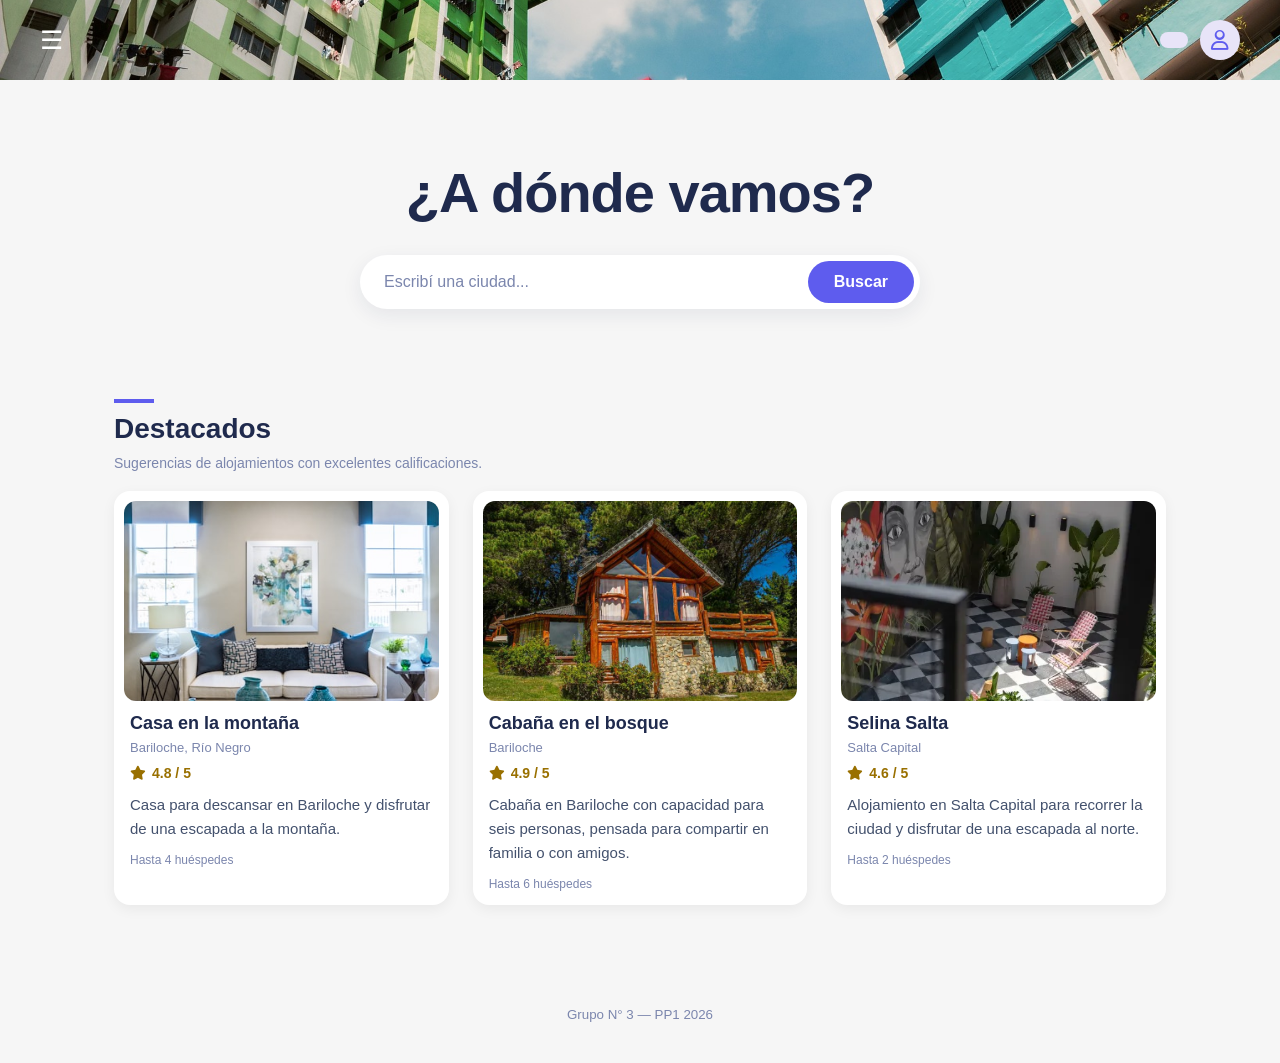
<file: frontend/index.html>
<!DOCTYPE html>
<html lang="es">
<head>
    <meta charset="UTF-8">
    <meta name="viewport" content="width=device-width, initial-scale=1.0">
    <title>Sistema de Reservas — Inicio</title>
    <link rel="stylesheet" href="https://cdnjs.cloudflare.com/ajax/libs/font-awesome/6.4.0/css/all.min.css">
    <link rel="stylesheet" href="assents/css/inicio.css">
    <link rel="stylesheet" href="assents/css/menu.css"> 
    <link rel="stylesheet" href="https://cdnjs.cloudflare.com/ajax/libs/font-awesome/6.4.0/css/all.min.css">
</head>

<body>

    <header class="page-catalogo">
        
        <nav class="nav-inicio" aria-label="Navegación principal">
            <div class="buscador-inicio">
                <button type="button" class="btn-menu">☰</button>
                
                <span id="nombre-usuario" class="nombre-usuario" hidden></span>
                <span id="etiqueta-rol" class="etiqueta-rol" hidden></span>
                <a href="login.html" id="enlace-login" class="enlace-usuario" aria-label="Iniciar sesión" title="Iniciar sesión">
                    <i class="fa-regular fa-user" aria-hidden="true"></i>
                </a>
            </div>
        </nav>
    </header>

    <main class="contenedor-inicio-galeria">

        <section class="bloque-buscador">
            <h1 class="titulo-gigante">¿A dónde vamos?</h1>

            <search class="buscador-central">
                <form id="form-busqueda-inicio" action="catalog-filtro.html" method="GET" novalidate>
                    <input type="search" id="input-busqueda" name="ciudad" placeholder="Escribí una ciudad..." aria-label="Ciudad del alojamiento" aria-describedby="error-busqueda" required>
                    <button type="submit" id="btn-buscar-inicio" class="btn-buscar-inicio">Buscar</button>
                </form>

                <p id="error-busqueda" class="error-busqueda" role="alert"></p>
            </search>
        </section>

        <section class="seccion-destacados" aria-labelledby="titulo-destacados">
            <h2 id="titulo-destacados" class="titulo-destacados">Destacados</h2>
            <p class="descripcion-destacados">Sugerencias de alojamientos con excelentes calificaciones.</p>

            <div id="lista-destacados" class="galeria-destinos" aria-live="polite"></div>
        </section>

    </main>

    <footer class="footer-inicio">
        <small>Grupo N° 3 — PP1 2026</small>
    </footer>

    <script src="assents/js/referencias-alojamientos.js"></script>
    <script src="assents/js/index.js"></script>
    <script src="assents/js/menu.js"></script> 

</body>
</html>
</file>
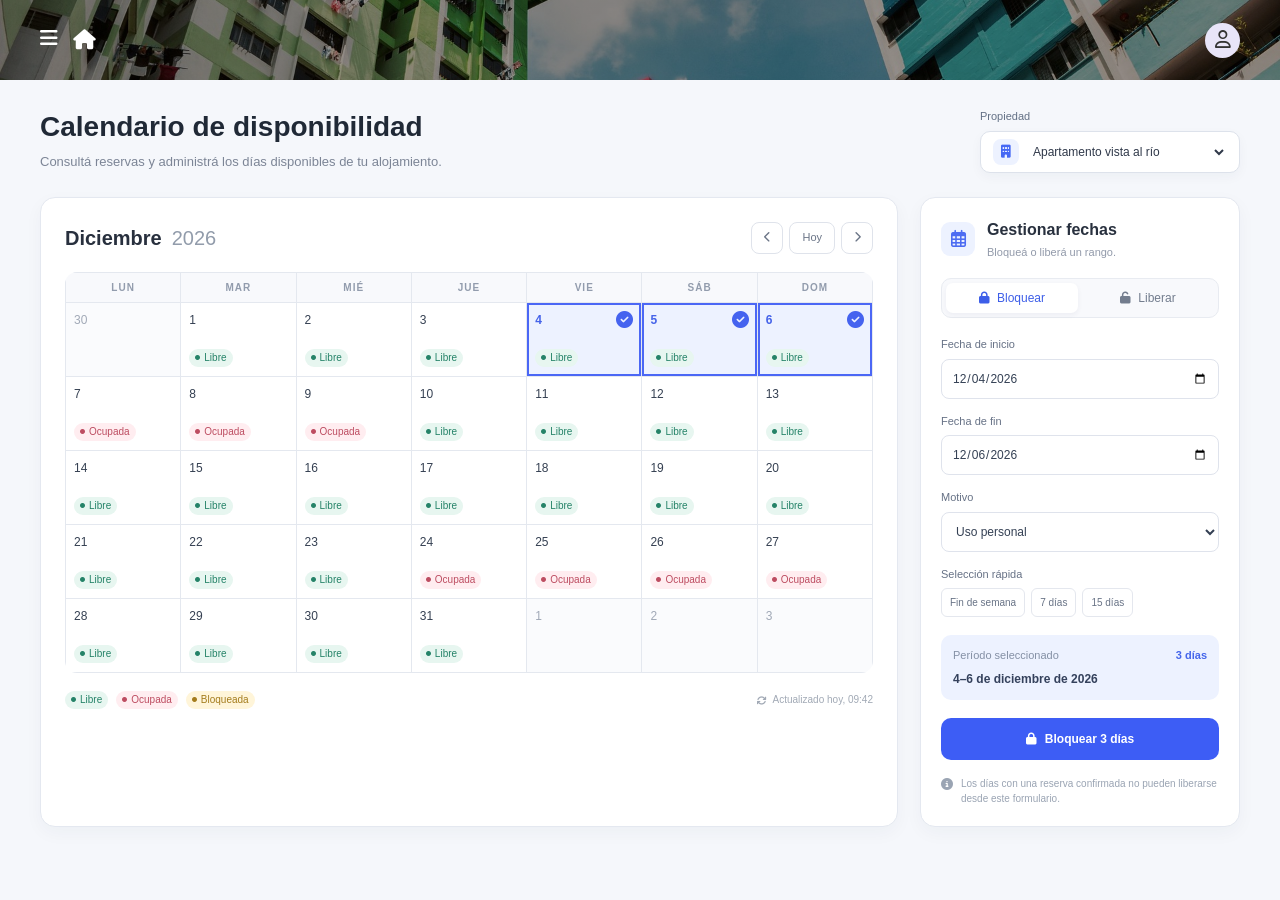
<file: frontend/calendario.html>
<!DOCTYPE html>
<html lang="es">
<head>
    <meta charset="UTF-8">
    <meta name="viewport" content="width=device-width, initial-scale=1.0">
    <title>Calendario de disponibilidad</title>
    <link rel="stylesheet" href="https://cdnjs.cloudflare.com/ajax/libs/font-awesome/6.4.0/css/all.min.css">
    <link rel="stylesheet" href="assents/css/calendario.css">
    <link rel="stylesheet" href="assents/css/menu.css"> 
</head>

<body class="page-calendario">

    <header class="barra-superior-fondo" style="background-image: linear-gradient(rgba(0, 0, 0, 0.4), rgba(0, 0, 0, 0.4)), url('../docs/2da-entrega/imagenes_referencia/inmacus-hdb-908121_1920.jpg');">
        <div class="nav-izquierda">
            
            <button type="button" class="btn-menu">
            <i class="fa-solid fa-bars icono-blanco" aria-hidden="true"></i>
            </button>
            <a href="index.html" class="icono-blanco" aria-label="Ir al inicio">
                <i class="fa-solid fa-house" aria-hidden="true"></i>
            </a>
        </div>

        <div class="nav-derecha">
            <a href="login.html" class="icono-usuario" onclick="localStorage.setItem('volverA', 'calendario.html')" aria-label="Iniciar sesión">
                <i class="fa-regular fa-user" aria-hidden="true"></i>
            </a>
        </div>
    </header>

    <main class="cal-main">

        <div class="cal-encabezado">
            <div class="cal-presentacion">
                <h1>Calendario de disponibilidad</h1>
                <p>Consultá reservas y administrá los días disponibles de tu alojamiento.</p>
            </div>

            <div class="cal-selector-propiedad">
                <label for="propiedad">Propiedad</label>

                <div class="cal-select-con-icono">
                    <span class="cal-icono-propiedad">
                        <i class="fa-solid fa-building" aria-hidden="true"></i>
                    </span>

                    <select id="propiedad" name="propiedad">
                        <option value="1">Apartamento vista al río</option>
                        <option value="2">Cabaña del bosque</option>
                        <option value="3">Depto centro</option>
                    </select>
                </div>
            </div>
        </div>

        <div class="cal-distribucion">

            <section class="cal-panel-calendario" aria-labelledby="titulo-mes">

                <div class="cal-navegacion-mes">
                    <h2 id="titulo-mes" class="cal-mes-actual"></h2>

                    <div class="cal-controles-mes">
                        <button type="button" id="cal-prev" class="cal-btn-mes" aria-label="Mes anterior">
                            <i class="fa-solid fa-chevron-left" aria-hidden="true"></i>
                        </button>

                        <button type="button" id="cal-hoy" class="cal-btn-hoy">Hoy</button>

                        <button type="button" id="cal-next" class="cal-btn-mes" aria-label="Mes siguiente">
                            <i class="fa-solid fa-chevron-right" aria-hidden="true"></i>
                        </button>
                    </div>
                </div>

                <div class="cal-tabla-contenedor">
                    <table class="cal-tabla" id="cal-tabla" aria-label="Disponibilidad">

                        <thead>
                            <tr>
                                <th scope="col">LUN</th>
                                <th scope="col">MAR</th>
                                <th scope="col">MIÉ</th>
                                <th scope="col">JUE</th>
                                <th scope="col">VIE</th>
                                <th scope="col">SÁB</th>
                                <th scope="col">DOM</th>
                            </tr>
                        </thead>

                        <tbody id="cal-cuerpo"></tbody>

                    </table>
                </div>

                <div class="cal-pie-calendario">
                    <div class="cal-leyenda" aria-label="Estados de disponibilidad">
                        <span class="cal-estado cal-libre"><i class="fa-solid fa-circle" aria-hidden="true"></i> Libre</span>
                        <span class="cal-estado cal-ocupada"><i class="fa-solid fa-circle" aria-hidden="true"></i> Ocupada</span>
                        <span class="cal-estado cal-bloqueada"><i class="fa-solid fa-circle" aria-hidden="true"></i> Bloqueada</span>
                    </div>

                    <p class="cal-actualizacion" id="cal-actualizacion">
                        <i class="fa-solid fa-arrows-rotate" aria-hidden="true"></i>
                        <span id="cal-hora">Actualizado hoy, 09:42</span>
                    </p>
                </div>

            </section>

            <section class="cal-panel-gestion" aria-labelledby="titulo-gestion">

                <div class="cal-titulo-gestion">
                    <span class="cal-icono-gestion">
                        <i class="fa-regular fa-calendar-days" aria-hidden="true"></i>
                    </span>

                    <div>
                        <h2 id="titulo-gestion">Gestionar fechas</h2>
                        <p>Bloqueá o liberá un rango.</p>
                    </div>
                </div>

                <form id="form-bloqueo" class="cal-form-bloqueo">

                    <div class="cal-modos">
                        <button type="button" class="cal-modo cal-modo-activo" data-modo="bloquear">
                            <i class="fa-solid fa-lock" aria-hidden="true"></i>
                            Bloquear
                        </button>

                        <button type="button" class="cal-modo" data-modo="liberar">
                            <i class="fa-solid fa-unlock" aria-hidden="true"></i>
                            Liberar
                        </button>
                    </div>

                    <div class="cal-campo">
                        <label for="desde">Fecha de inicio</label>
                        <input type="date" id="desde" name="desde" class="cal-input-form" value="2026-08-12">
                    </div>

                    <div class="cal-campo">
                        <label for="hasta">Fecha de fin</label>
                        <input type="date" id="hasta" name="hasta" class="cal-input-form" value="2026-08-14">
                    </div>

                    <div class="cal-campo">
                        <label for="motivo">Motivo</label>
                        <select id="motivo" name="motivo" class="cal-input-form">
                            <option value="personal">Uso personal</option>
                            <option value="mantenimiento">Mantenimiento</option>
                        </select>
                    </div>

                    <div class="cal-seleccion-rapida">
                        <p>Selección rápida</p>

                        <div class="cal-botones-rapidos">
                            <button type="button" class="cal-btn-rapido" data-rapido="finde">Fin de semana</button>
                            <button type="button" class="cal-btn-rapido" data-rapido="7">7 días</button>
                            <button type="button" class="cal-btn-rapido" data-rapido="15">15 días</button>
                        </div>
                    </div>

                    <div class="cal-resumen">
                        <div class="cal-resumen-titulo">
                            <span>Período seleccionado</span>
                            <strong id="res-dias">3 días</strong>
                        </div>

                        <p id="res-rango">12–14 de agosto de 2026</p>
                    </div>

                    <button type="button" id="cal-aplicar" class="cal-btn-aplicar">
                        <i class="fa-solid fa-lock" aria-hidden="true"></i>
                        Bloquear 3 días
                    </button>

                    <p id="cal-mensaje" class="cal-mensaje" role="status" aria-live="polite" hidden></p>

                    <p class="cal-nota">
                        <i class="fa-solid fa-circle-info" aria-hidden="true"></i>
                        <span>Los días con una reserva confirmada no pueden liberarse desde este formulario.</span>
                    </p>

                </form>

            </section>

        </div>

    </main>

    <script src="assents/js/calendario.js"></script>
    <script src="assents/js/menu.js"></script> 
</body>
</html>
</file>
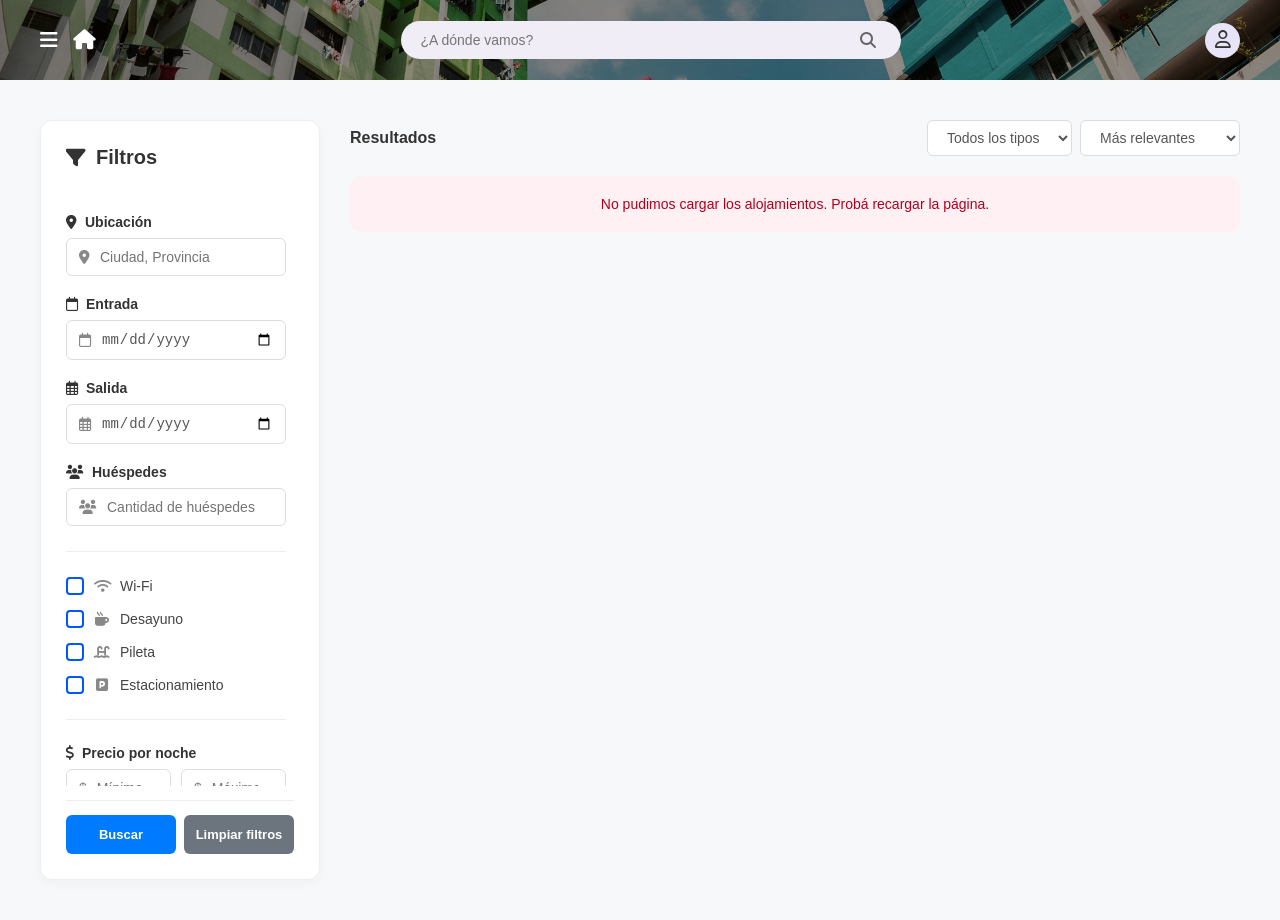
<file: frontend/catalog-filtro.html>
<!DOCTYPE html>
<html lang="es">
<head>
    <meta charset="UTF-8">
    <meta name="viewport" content="width=device-width, initial-scale=1.0">
    <title>Catálogo de Propiedades</title>
    <link rel="stylesheet" href="assents/css/catalog-filtro.css">
    <link rel="stylesheet" href="https://cdnjs.cloudflare.com/ajax/libs/font-awesome/6.4.0/css/all.min.css">
    <link rel="stylesheet" href="assents/css/menu.css">
</head>

<body class="page-catalogo-body">

    <header class="barra-superior-fondo" style="background-image: linear-gradient(rgba(0, 0, 0, 0.4), rgba(0, 0, 0, 0.4)), url('../docs/2da-entrega/imagenes_referencia/inmacus-hdb-908121_1920.jpg');">

        <div class="nav-izquierda">
            
            <button type="button" class="btn-menu">
            <i class="fa-solid fa-bars icono-blanco" aria-hidden="true"></i>
            </button>
            
            <a href="index.html" class="icono-blanco" style="text-decoration: none;" aria-label="Ir al inicio">
                <i class="fa-solid fa-house" aria-hidden="true"></i>
            </a>
        </div>

        <div class="nav-centro">
            <form id="form-busqueda-header" class="buscador-header" action="catalog-filtro.html" method="GET" novalidate>
                <div class="campo-busqueda-header">
                    <input type="search" id="busqueda-header" name="ciudad" placeholder="¿A dónde vamos?" aria-label="Buscar una ciudad" aria-describedby="error-busqueda-header" required>
                    <p id="error-busqueda-header" class="error-busqueda-header" role="alert"></p>
                </div>

                <button type="submit" class="btn-lupa" title="Buscar">
                    <i class="fa-solid fa-magnifying-glass" aria-hidden="true"></i>
                </button>
            </form>
        </div>

        <div class="nav-derecha">
            <a href="login.html" style="text-decoration: none; color: inherit;" aria-label="Iniciar sesión">
                <div class="icono-usuario">
                    <i class="fa-regular fa-user" aria-hidden="true"></i>
                </div>
            </a>
        </div>

    </header>

    <main class="contenedor-catalogo">

        <aside class="panel-filtros">
            <form id="form-filtros" novalidate>

                <div class="campos-filtros">
                    <fieldset class="grupo-filtros">
                        <legend class="titulo-filtro"><i class="fa-solid fa-filter" aria-hidden="true"></i> Filtros</legend>

                        <label for="ubi"><i class="fa-solid fa-location-dot" aria-hidden="true"></i> Ubicación</label>
                        <div class="input-wrapper">
                            <i class="fa-solid fa-location-dot" aria-hidden="true"></i>
                            <input type="text" id="ubi" placeholder="Ciudad, Provincia">
                        </div>

                        <label for="entrada"><i class="fa-regular fa-calendar" aria-hidden="true"></i> Entrada</label>
                        <div class="input-wrapper">
                            <i class="fa-regular fa-calendar" aria-hidden="true"></i>
                            <input type="date" id="entrada" aria-describedby="error-fechas">
                        </div>

                        <label for="sali"><i class="fa-regular fa-calendar-days" aria-hidden="true"></i> Salida</label>
                        <div class="input-wrapper">
                            <i class="fa-regular fa-calendar-days" aria-hidden="true"></i>
                            <input type="date" id="sali" aria-describedby="error-fechas">
                        </div>

                        <p id="error-fechas" class="error-filtro" role="alert"></p>

                        <label for="huespedes"><i class="fa-solid fa-users" aria-hidden="true"></i> Huéspedes</label>
                        <div class="input-wrapper">
                            <i class="fa-solid fa-users" aria-hidden="true"></i>
                            <input type="number" id="huespedes" min="1" step="1" placeholder="Cantidad de huéspedes" aria-describedby="error-huespedes">
                        </div>

                        <p id="error-huespedes" class="error-filtro" role="alert"></p>

                        <div class="separador"></div>

                        <label class="opcion-check"><input type="checkbox" id="wifi"> <i class="fa-solid fa-wifi" aria-hidden="true"></i> Wi-Fi</label>
                        <label class="opcion-check"><input type="checkbox" id="des"> <i class="fa-solid fa-mug-hot" aria-hidden="true"></i> Desayuno</label>
                        <label class="opcion-check"><input type="checkbox" id="pile"> <i class="fa-solid fa-water-ladder" aria-hidden="true"></i> Pileta</label>
                        <label class="opcion-check"><input type="checkbox" id="miento"> <i class="fa-solid fa-square-parking" aria-hidden="true"></i> Estacionamiento</label>

                        <div class="separador"></div>

                        <label for="min"><i class="fa-solid fa-dollar-sign" aria-hidden="true"></i> Precio por noche</label>
                        <div class="contenedor-precios">
                            <div class="input-wrapper">
                                <span>$</span>
                                <input type="number" id="min" min="0" placeholder="Mínimo" aria-label="Precio mínimo" aria-describedby="error-precios">
                            </div>

                            <div class="input-wrapper">
                                <span>$</span>
                                <input type="number" id="max" min="0" placeholder="Máximo" aria-label="Precio máximo" aria-describedby="error-precios">
                            </div>
                        </div>

                        <p id="error-precios" class="error-filtro" role="alert"></p>
                    </fieldset>
                </div>

                <div class="acciones-filtros">
                    <input type="submit" value="Buscar" class="btn-buscar">
                    <input type="reset" value="Limpiar filtros" class="btn-buscar btn-limpiar">
                </div>

            </form>
        </aside>

        <section class="lista-tarjetas">

            <div class="resultados-header">
                <h2>Resultados <span class="resultados-count"></span></h2>

                <div class="controles-resultados">
                    <select id="tipo-alojamiento" class="btn-ordenar" aria-label="Tipo de alojamiento">
                        <option value="">Todos los tipos</option>
                        <option value="Apartamento">Apartamento</option>
                        <option value="Casa">Casa</option>
                        <option value="Cabaña">Cabaña</option>
                        <option value="Alojamiento">Alojamiento</option>
                    </select>

                    <select id="orden-alojamientos" class="btn-ordenar" aria-label="Ordenar resultados">
                        <option value="relevantes">Más relevantes</option>
                        <option value="destacados">Destacados</option>
                        <option value="precio-menor">Precio más bajo</option>
                        <option value="precio-mayor">Precio más alto</option>
                        <option value="puntuacion">Mejor puntuación</option>
                    </select>
                </div>
            </div>

            <div id="lista-alojamientos" class="grilla-alojamientos" aria-live="polite"></div>

        </section>

    </main>

    <script src="assents/js/referencias-alojamientos.js"></script>
    <script src="assents/js/catalogo.js"></script>
    <script src="assents/js/menu.js"></script> 

</body>
</html>
</file>
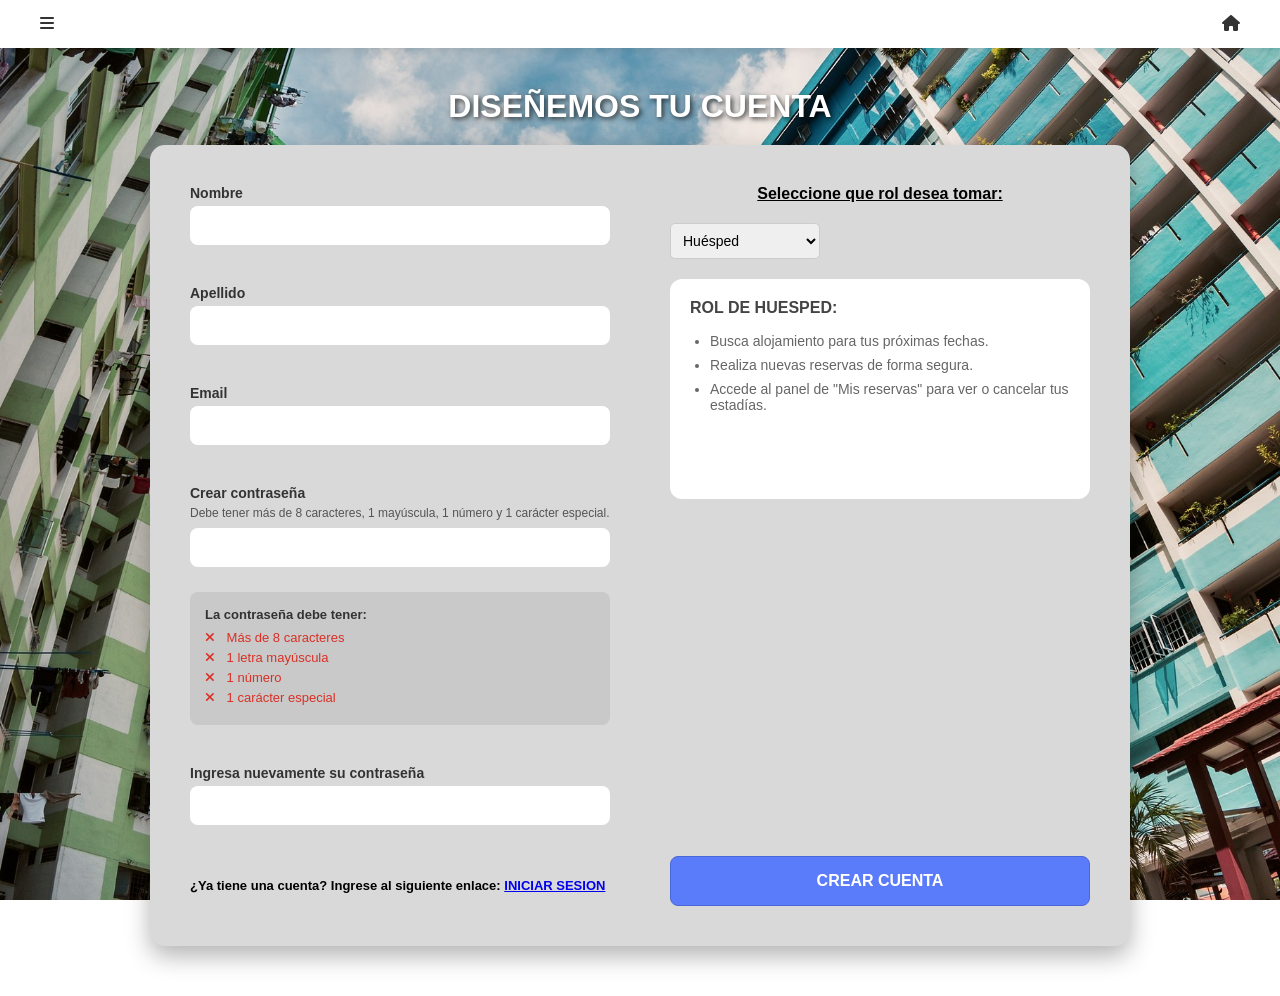
<file: frontend/crear-cuenta.html>
<!DOCTYPE html>
<html lang="es">
    <head>
        <meta charset="UTF-8">
        <meta name="viewport" content="width=device-width, initial-scale=1.0">
        <title>Crear Cuenta</title>
        <link rel="stylesheet" href="assents/css/crear-cuenta.css">
        <link rel="stylesheet" href="https://cdnjs.cloudflare.com/ajax/libs/font-awesome/6.4.0/css/all.min.css">
      
    </head>
    <body class="page-cuenta">
        <header class="cuenta-header">
            <nav>
                <a href="#" class="icono-nav"><i class="fa-solid fa-bars"></i></a>
                
                <search class="buscador-crear-cuenta">
                </search>
                <a href="index.html" class="icono-nav"><i class="fa-solid fa-house"></i></a>

            </nav>
        </header>


        <main>
            <h1 class="titulo-exterior">DISEÑEMOS TU CUENTA</h1>

            <form class="cuenta-contenedor-columnas" novalidate>
                <div class="cuenta-columna-izquierda">  
                    <label class="cuenta-label" for="nombre">Nombre</label>
                    <input type="text" id="nombre" name="nombre" required>  
                    <p id="error-nombre" style="color:red; font-size:14px; margin-top: 5px; margin-bottom: 15px;"></p>

                    <label class="cuenta-label" for="apellido">Apellido</label>
                    <input type="text" id="apellido" name="apellido" required>
                    <p id="error-apellido" style="color:red; font-size:14px; margin-top: 5px; margin-bottom: 15px;"></p>


                    <label class="cuenta-label" for="correo">Email</label>
                    <input type="email" id="correo" name="correo" required>
                    <p id="error-correo" style="color:red; font-size:14px; margin-top: 5px; margin-bottom: 15px;"></p>


                    <label class="cuenta-label" for="clave">Crear contraseña</label>
                    <small style="color: #555; font-size: 12px; margin-bottom: 8px; display: block;">Debe tener más de 8 caracteres, 1 mayúscula, 1 número y 1 carácter especial.</small>
                    <input type="password" id="clave" name="clave" required autocomplete="new-password">
                    <div class="caja-requisitos">
                        <p style="margin: 0 0 8px 0; font-weight: bold; font-size: 13px; color: #333;">La contraseña debe tener:</p>
                        <ul style="list-style: none; padding: 0; margin: 0; font-size: 13px;">
                            <li id="req-largo" class="req-invalido"><i class="fa-solid fa-xmark"></i> Más de 8 caracteres</li>
                            <li id="req-mayus" class="req-invalido"><i class="fa-solid fa-xmark"></i> 1 letra mayúscula</li>
                            <li id="req-num" class="req-invalido"><i class="fa-solid fa-xmark"></i> 1 número</li>
                            <li id="req-esp" class="req-invalido"><i class="fa-solid fa-xmark"></i> 1 carácter especial</li>
                        </ul>
                    </div>
                    <p id="error-clave" style="color:red; font-size:14px; margin-top: 5px; margin-bottom: 15px;"></p>
                
                    <label class="cuenta-label" for="clave_rep">Ingresa nuevamente su contraseña</label>
                    <input type="password" id="clave_rep" name="clave_rep" required autocomplete="new-password">
                    <p id="error-clave-rep" style="color:red; font-size:14px; margin-top: 5px; margin-bottom: 15px;"></p>     


                    <p class="cuenta-texto-link">¿Ya tiene una cuenta? Ingrese al siguiente enlace: <a href="login.html">INICIAR SESION</a></p>
                </div>

                <div class="cuenta-columna-derecha">
                    <p class="cuenta-titulo-roles"><strong>Seleccione que rol desea tomar:</strong></p>
                    
                    <select id="selector-rol" name="rol" class="cuenta-select">
                        <option value="huesped" selected>Huésped</option>
                        <option value="anfitrion">Anfitrión</option>
                    </select>
                    
                    <div class="cuenta-caja-info" id="caja-info-dinamica">
                    </div>
                    <p id="mensaje-exito" style="display: none; background-color: #d4edda; color: #155724; border: 1px solid #c3e6cb; padding: 15px; border-radius: 8px; text-align: center; font-weight: bold; margin-bottom: 20px;">Usuario registrado</p>


                    <button type="submit" class="btn-crear-cuenta">CREAR CUENTA</button>
                </div>    
            </form>
        </main>  
           
        <script src="assents/js/crear-cuenta.js"></script>


    </body>
</html>
</file>
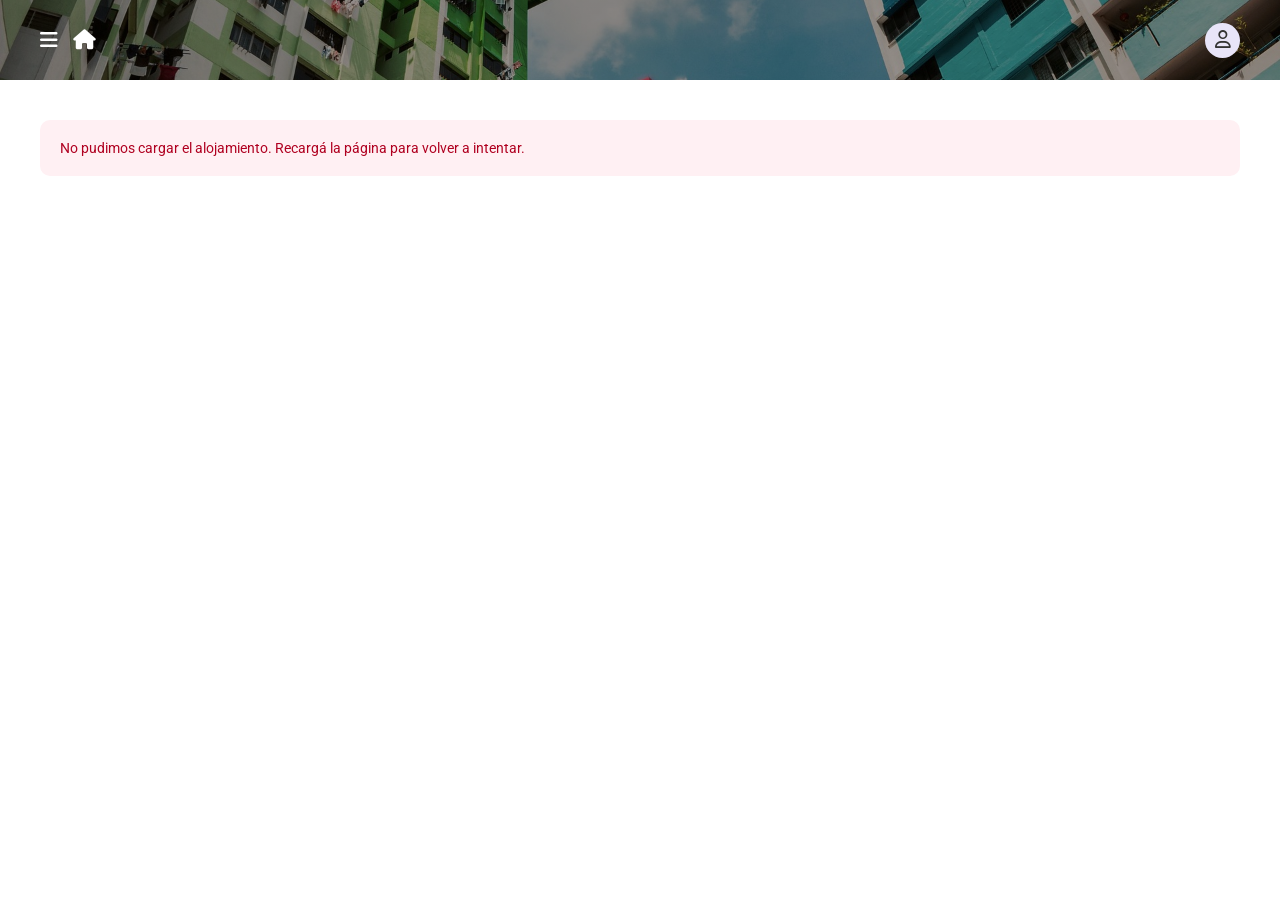
<file: frontend/detallepropiedad.html>
<!DOCTYPE html>
<html lang="es">
<head>
    <meta charset="UTF-8">
    <meta name="viewport" content="width=device-width, initial-scale=1.0">
    <title>Detalle de Propiedad</title>

    <link rel="preconnect" href="https://fonts.googleapis.com">
    <link rel="preconnect" href="https://fonts.gstatic.com" crossorigin>
    <link rel="stylesheet" href="https://fonts.googleapis.com/css2?family=Roboto:wght@400;500;600;700&display=swap">
    <link rel="stylesheet" href="assents/css/detallepropiedad.css">
    <link rel="stylesheet" href="assents/css/toastr.min.css">
    <link rel="stylesheet" href="https://cdnjs.cloudflare.com/ajax/libs/font-awesome/6.4.0/css/all.min.css">
    <link rel="stylesheet" href="assents/css/menu.css">
</head>
<body>

<header class="barra-superior-fondo">
    <div class="nav-izquierda">
        <button type="button" class="btn-menu">
            <i class="fa-solid fa-bars icono-blanco" aria-hidden="true"></i>
            </button>
        <a href="index.html" class="icono-blanco" aria-label="Ir al inicio">
            <i class="fa-solid fa-house" aria-hidden="true"></i>
        </a>
    </div>
    <div class="nav-derecha">
        <a href="login.html" onclick="localStorage.setItem('volverA', 'detallepropiedad.html' + window.location.search)" aria-label="Iniciar sesión">
            <div class="icono-usuario">
                <i class="fa-regular fa-user" aria-hidden="true"></i>
            </div>
        </a>
    </div>
</header>

<main class="contenedor-detalle">

    <section class="info-propiedad">
        <p class="mensaje-detalle">Cargando alojamiento...</p>
    </section>

    <aside class="columna-reserva">
        <form id="form-reserva" class="tarjeta-reserva" novalidate>
            <div class="precio-encabezado">
                <h2>$0</h2> <span class="noche">/ noche</span>
            </div>

            <div class="seccion-form">
                <h3>Fechas</h3>
                <div class="contenedor-fechas">
                    <div class="caja-input">
                        <label for="llegada">Llegada</label>
                        <div class="input-con-icono">
                            <i class="fa-regular fa-calendar" aria-hidden="true"></i>
                            <input type="date" id="llegada" name="llegada">
                        </div>
                        <p id="error-llegada" class="mensaje-error" role="alert"></p>
                    </div>
                    <div class="caja-input">
                        <label for="salida">Salida</label>
                        <div class="input-con-icono">
                            <i class="fa-regular fa-calendar" aria-hidden="true"></i>
                            <input type="date" id="salida" name="salida">
                        </div>
                        <p id="error-salida" class="mensaje-error" role="alert"></p>
                    </div>
                </div>
            </div>

            <div class="seccion-form">
                <h3>Huéspedes</h3>
                <div class="caja-input input-huespedes">
                    <div class="input-con-icono">
                        <i class="fa-regular fa-user" aria-hidden="true"></i>
                        <input type="number" id="huespedes" name="huespedes" min="1" max="4" placeholder="Cantidad" value="">
                    </div>
                </div>
                <p id="error-huespedes" class="mensaje-error" role="alert"></p>
            </div>

            <div id="seccion-total" class="seccion-total" hidden>
                <h3>Total</h3>
                <div class="detalle-tarifa">
                    <p id="tarifa-texto" class="tarifa-texto"></p>
                    <div class="fila-valor">
                        <span>Total de la estadía</span>
                        <strong id="total-valor"></strong>
                    </div>
                </div>
            </div>

            <button type="submit" class="btn-confirmar">Reservar</button>

            <div id="mensaje-bloqueo" class="mensaje-bloqueo" hidden>
                <i class="fa-solid fa-lock" aria-hidden="true"></i>
                <p>Para reservar hace falta iniciar sesión.</p>
            </div>
        </form>

        <section id="lista-reservas"></section>
    </aside>
</main>

<script src="assents/js/jquery.min.js"></script>
<script src="assents/js/toastr.min.js"></script>
<script src="assents/js/referencias-alojamientos.js"></script>
<script src="assents/js/detallepropiedad.js"></script>
<script src="assents/js/menu.js"></script> 

</body>
</html>
</file>
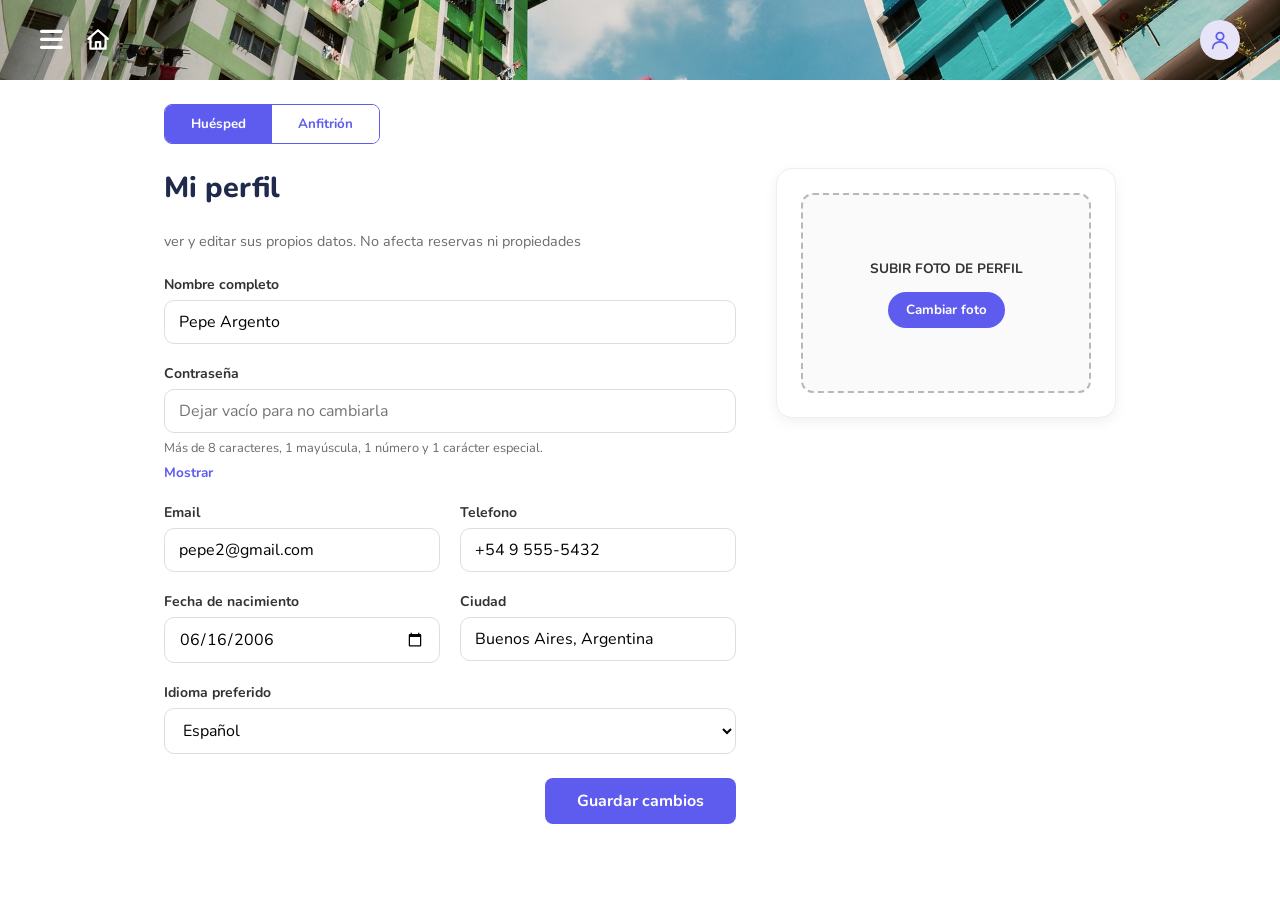
<file: frontend/editar.html>
<!DOCTYPE html>
<html lang="es">
<head>
    <meta charset="UTF-8">
    <meta name="viewport" content="width=device-width, initial-scale=1.0">
    <title>Mi perfil</title>

    <link rel="preconnect" href="https://fonts.googleapis.com">
    <link rel="preconnect" href="https://fonts.gstatic.com" crossorigin>
    <link rel="stylesheet" href="https://fonts.googleapis.com/css2?family=Nunito:wght@400;700;800&display=swap">
    <link rel="stylesheet" href="assents/css/editarperfil.css">
    <link rel="stylesheet" href="https://cdnjs.cloudflare.com/ajax/libs/font-awesome/6.4.0/css/all.min.css">
    <link rel="stylesheet" href="assents/css/menu.css"> 

</head>

<body>
    <header>

        <nav>
            <button type="button" class="btn-menu">
            <i class="fa-solid fa-bars icono-blanco" aria-hidden="true"></i>
            </button>
            <a href="index.html" aria-label="Inicio">Inicio</a>
            <a href="editar.html" aria-label="Perfil">Perfil</a>
        </nav>
    </header>
    <div class="role-toggle">
        <button type="button" class="active" data-rol="huesped" aria-pressed="true">Huésped</button>
        <button type="button" data-rol="anfitrion" aria-pressed="false">Anfitrión</button>
    </div>

    <form class="form-page" novalidate>
        <div class="col_izquierda">
        <h1 class="titulo-pag">Mi perfil</h1>
        <p class="info-titulo">ver y editar sus propios datos. No afecta reservas ni propiedades</p>

        <section class="form_com" id="seccion-huesped">
         <div class="nc">
            <label for="nombre">Nombre completo</label>
            <input id="nombre" type="text" value="Pepe Argento" autocomplete="name">
            <p class="mensaje-error" id="error-nombre"></p>
         </div>

         <div class="contraseña">
            <label for="contraseña">Contraseña</label>
            <input id="contraseña" type="password" placeholder="Dejar vacío para no cambiarla" autocomplete="new-password">
            <small class="ayuda">Más de 8 caracteres, 1 mayúscula, 1 número y 1 carácter especial.</small>
            <button type="button" class="ver-clave" id="ver-clave">Mostrar</button>
            <p class="mensaje-error" id="error-contraseña"></p>
         </div>

         <div class="contacto">
            <div class="Email">
                <label class="Email" for="Email">Email</label>
                <input id="Email" type="email" value="pepe2@gmail.com" autocomplete="email">
                <p class="mensaje-error" id="error-Email"></p>
            </div>

            <div class="Telefono">
                <label for="telefono">Telefono</label>
                <input id="telefono" type="tel" value="+54 9 555-5432" autocomplete="tel">
                <p class="mensaje-error" id="error-telefono"></p>
            </div>

         </div>
         <section class="informacion_personal">

            <div class="nacimiento">
            <label for="nacimiento">Fecha de nacimiento</label>
            <input id="nacimiento" type="date" value="2006-06-16" autocomplete="bday">
            <p class="mensaje-error" id="error-nacimiento"></p>
            </div>

            <div class="ciudad">
                <label for="ciudad">Ciudad</label>
                <input id="ciudad" type="text" value="Buenos Aires, Argentina">
                <p class="mensaje-error" id="error-ciudad"></p>
            </div>
         </section>

         <div class="idioma">
            <label for="idioma">Idioma preferido</label>
            <select id="idioma">
                <option>Español</option>
                <option>Ingles</option>
                <option>Portugués</option>
            </select>
         </div>
        </section>

        <section class="info_anfitrion seccion-oculta" id="seccion-anfitrion">
            <div class="anfi_info">DATOS DE ANFITRION</div>

            <div class="nom_pub">
                <label for="nom_pub">Nombre publico / Empresa</label>
                <input id="nom_pub" type="text" value="Argentum">
                <p class="mensaje-error" id="error-nom_pub"></p>
            </div>

            <div class="dni">
                <label for="dni">Ingrese su DNI / numero de documento</label>
                <input id="dni" type="text" inputmode="numeric" maxlength="8" value="38764981">
                <p class="mensaje-error" id="error-dni"></p>
            </div>


            <div class="pago">
                <label for="pago">CBU / Alias para cobro</label>
                <input id="pago" type="text" value="pepearg.pago.mp">
                <p class="mensaje-error" id="error-pago"></p>
            </div>

            <div class="Contactar">
                <label class="Contactar" for="Contactar">Contacto preferido</label>
                <select id="Contactar">
                    <option>Whatsapp</option>
                    <option>Email</option>
                    <option>llamada telefónica</option>
                </select>
            </div>

        </section>
    </div>

        <div class="col_derecha">
            <div class="sub_img">
                <img class="foto-perfil" id="foto-perfil" alt="Foto de perfil" hidden>
                <p>SUBIR FOTO DE PERFIL</p>
                <button type="button" id="cambiar-foto">Cambiar foto</button>
                <button type="button" class="quitar-foto" id="quitar-foto" hidden>Quitar foto</button>
                <input type="file" id="foto" accept="image/*" hidden>
                <p class="mensaje-error" id="error-foto"></p>
            </div>
        </div>

        <button type="submit" class="subir">Guardar cambios</button>

        <p class="mensaje-exito" id="mensaje-guardado" role="status" hidden></p>

    </form>

    <script src="assents/js/editarperfil.js"></script>
     <script src="assents/js/menu.js"></script> 
</body>

</html>
</file>
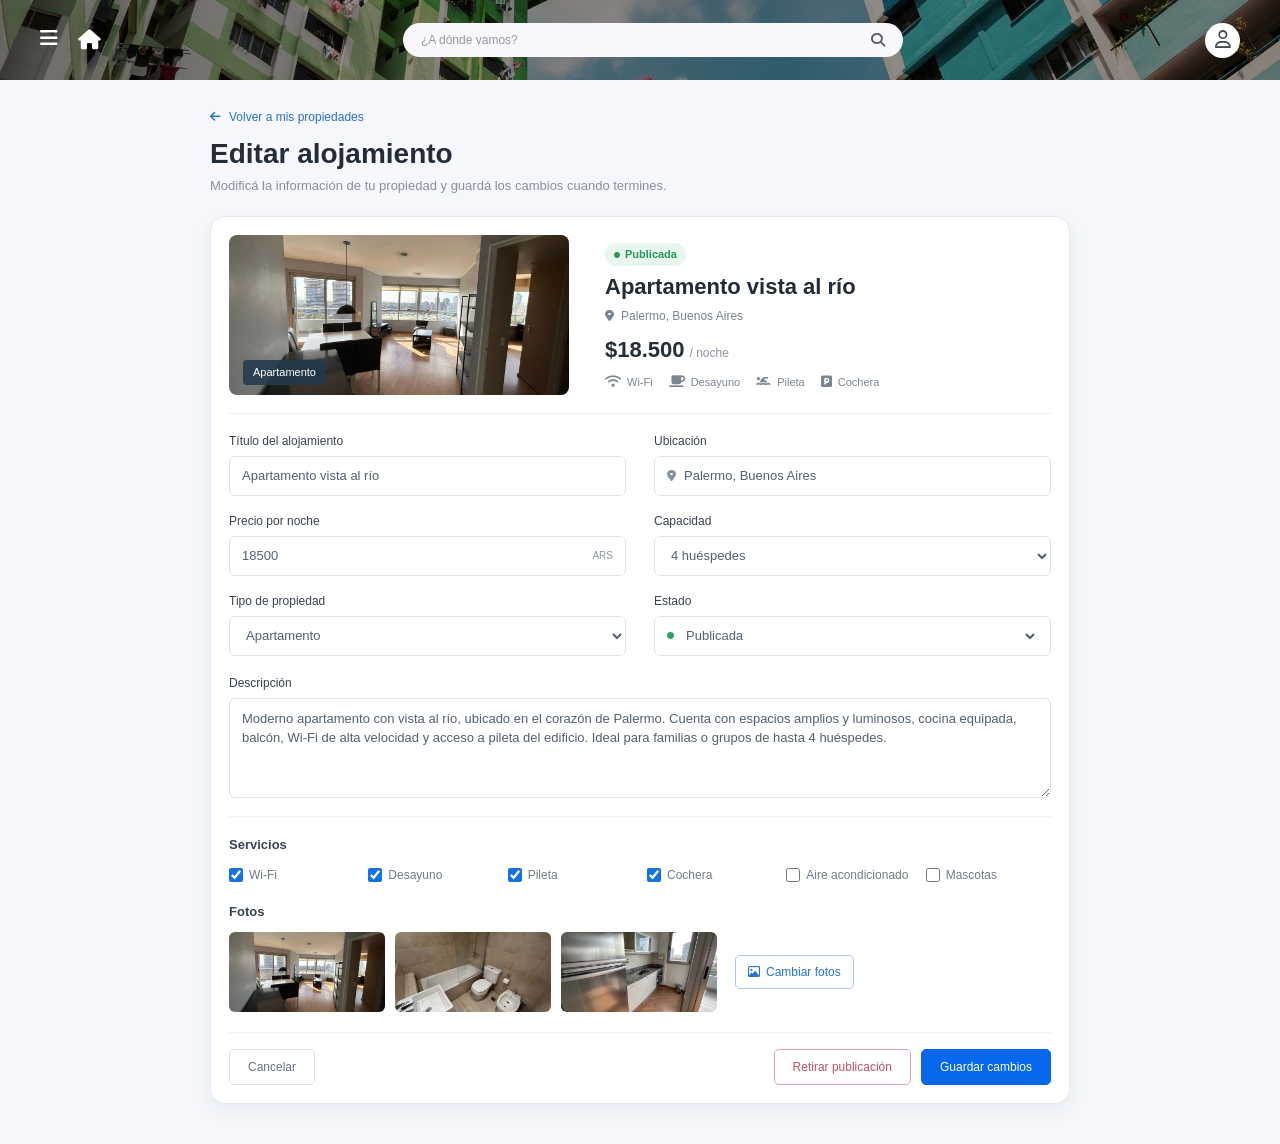
<file: frontend/editar_alojamiento.html>
<!DOCTYPE html>
<html lang="es">
<head>
    <meta charset="UTF-8">
    <meta name="viewport" content="width=device-width, initial-scale=1.0">
    <title>Editar alojamiento</title>
    <link rel="stylesheet" href="https://cdnjs.cloudflare.com/ajax/libs/font-awesome/6.4.0/css/all.min.css">
    <link rel="stylesheet" href="assents/css/editar_alojamiento.css">
    <link rel="stylesheet" href="assents/css/menu.css"> 
</head>

<body class="page-editar-alojamiento">

    <header class="barra-superior-fondo" style="background-image: linear-gradient(rgba(0, 0, 0, 0.4), rgba(0, 0, 0, 0.4)), url('../docs/2da-entrega/imagenes_referencia/inmacus-hdb-908121_1920.jpg');">
        <div class="nav-izquierda">
            <button type="button" class="btn-menu">
            <i class="fa-solid fa-bars icono-blanco" aria-hidden="true"></i>
            </button>
            <a href="index.html" class="icono-blanco" aria-label="Ir al inicio">
                <i class="fa-solid fa-house" aria-hidden="true"></i>
            </a>
        </div>

        <div class="nav-centro">
            <div class="buscador-header" role="search">
                <input type="search" placeholder="¿A dónde vamos?" aria-label="Buscar un destino">
                <i class="fa-solid fa-magnifying-glass" aria-hidden="true"></i>
            </div>
        </div>

        <div class="nav-derecha">
            <a href="login.html" class="icono-usuario" onclick="localStorage.setItem('volverA', 'editar_alojamiento.html')" aria-label="Iniciar sesión">
                <i class="fa-regular fa-user" aria-hidden="true"></i>
            </a>
        </div>
    </header>

    <main class="editar-main">

        <a href="mispropiedades.html" class="editar-volver">
            <i class="fa-solid fa-arrow-left" aria-hidden="true"></i>
            Volver a mis propiedades
        </a>

        <div class="editar-encabezado">
            <h1>Editar alojamiento</h1>
            <p>Modificá la información de tu propiedad y guardá los cambios cuando termines.</p>
        </div>

        <section class="editar-panel" aria-label="Información del alojamiento">

            <div class="editar-vista-previa">

                <div class="editar-imagen-principal">
                    <img src="../docs/2da-entrega/imagenes_referencia/Apartamento vista al río.webp" alt="Apartamento vista al río">
                    <span class="editar-tipo-preview">Apartamento</span>
                </div>

                <div class="editar-info-preview">
                    <span class="editar-badge">
                        <i class="fa-solid fa-circle" aria-hidden="true"></i>
                        Publicada
                    </span>

                    <h2>Apartamento vista al río</h2>

                    <p class="editar-ubicacion-preview">
                        <i class="fa-solid fa-location-dot" aria-hidden="true"></i>
                        Palermo, Buenos Aires
                    </p>

                    <p class="editar-precio-preview">
                        <strong>$18.500</strong>
                        <span>/ noche</span>
                    </p>

                    <div class="editar-servicios-preview">
                        <span><i class="fa-solid fa-wifi" aria-hidden="true"></i> Wi-Fi</span>
                        <span><i class="fa-solid fa-mug-saucer" aria-hidden="true"></i> Desayuno</span>
                        <span><i class="fa-solid fa-person-swimming" aria-hidden="true"></i> Pileta</span>
                        <span><i class="fa-solid fa-square-parking" aria-hidden="true"></i> Cochera</span>
                    </div>
                </div>

            </div>

            <form id="form-editar" class="editar-formulario">

                <div class="editar-campos">

                    <div class="editar-campo">
                        <label for="titulo">Título del alojamiento</label>
                        <input type="text" id="titulo" name="titulo" class="editar-input" value="Apartamento vista al río" required>
                    </div>

                    <div class="editar-campo">
                        <label for="ubicacion">Ubicación</label>
                        <div class="editar-input-grupo">
                            <i class="fa-solid fa-location-dot" aria-hidden="true"></i>
                            <input type="text" id="ubicacion" name="ubicacion" value="Palermo, Buenos Aires" required>
                        </div>
                    </div>

                    <div class="editar-campo">
                        <label for="tarifa">Precio por noche</label>
                        <div class="editar-input-grupo">
                            <input type="number" id="tarifa" name="tarifa" min="1" value="18500" required>
                            <span class="editar-moneda">ARS</span>
                        </div>
                    </div>

                    <div class="editar-campo">
                        <label for="capacidad">Capacidad</label>
                        <select id="capacidad" name="capacidad" class="editar-input">
                            <option value="1">1 huésped</option>
                            <option value="2">2 huéspedes</option>
                            <option value="3">3 huéspedes</option>
                            <option value="4" selected>4 huéspedes</option>
                            <option value="5">5 huéspedes</option>
                            <option value="6">6 huéspedes</option>
                        </select>
                    </div>

                    <div class="editar-campo">
                        <label for="tipo-propiedad">Tipo de propiedad</label>
                        <select id="tipo-propiedad" name="tipoPropiedad" class="editar-input">
                            <option value="apartamento" selected>Apartamento</option>
                            <option value="casa">Casa</option>
                            <option value="cabana">Cabaña</option>
                        </select>
                    </div>

                    <div class="editar-campo">
                        <label for="estado">Estado</label>
                        <div class="editar-input-grupo">
                            <i class="fa-solid fa-circle editar-punto-estado" aria-hidden="true"></i>
                            <select id="estado" name="estado">
                                <option value="publicada" selected>Publicada</option>
                                <option value="retirada">Retirada</option>
                            </select>
                        </div>
                    </div>

                </div>

                <div class="editar-descripcion">
                    <label for="descripcion">Descripción</label>
                    <textarea id="descripcion" name="descripcion" class="editar-textarea" rows="4" required>Moderno apartamento con vista al río, ubicado en el corazón de Palermo. Cuenta con espacios amplios y luminosos, cocina equipada, balcón, Wi-Fi de alta velocidad y acceso a pileta del edificio. Ideal para familias o grupos de hasta 4 huéspedes.</textarea>
                </div>

                <fieldset class="editar-servicios">
                    <legend>Servicios</legend>

                    <div class="editar-lista-servicios">

                        <label for="wifi" class="editar-servicio">
                            <input type="checkbox" id="wifi" name="servicios" value="wifi" checked>
                            <span>Wi-Fi</span>
                        </label>

                        <label for="desayuno" class="editar-servicio">
                            <input type="checkbox" id="desayuno" name="servicios" value="desayuno" checked>
                            <span>Desayuno</span>
                        </label>

                        <label for="pileta" class="editar-servicio">
                            <input type="checkbox" id="pileta" name="servicios" value="pileta" checked>
                            <span>Pileta</span>
                        </label>

                        <label for="cochera" class="editar-servicio">
                            <input type="checkbox" id="cochera" name="servicios" value="cochera" checked>
                            <span>Cochera</span>
                        </label>

                        <label for="aire" class="editar-servicio">
                            <input type="checkbox" id="aire" name="servicios" value="aire">
                            <span>Aire acondicionado</span>
                        </label>

                        <label for="mascotas" class="editar-servicio">
                            <input type="checkbox" id="mascotas" name="servicios" value="mascotas">
                            <span>Mascotas</span>
                        </label>

                    </div>
                </fieldset>

                <div class="editar-fotos">
                    <h3>Fotos</h3>

                    <div class="editar-galeria">
                        <img class="editar-miniatura" src="../docs/2da-entrega/imagenes_referencia/Apartamento vista al río.webp" alt="Sala del apartamento">
                        <img class="editar-miniatura" src="../docs/2da-entrega/imagenes_referencia/baño.webp" alt="Baño del apartamento">
                        <img class="editar-miniatura" src="../docs/2da-entrega/imagenes_referencia/cocina.webp" alt="Cocina del apartamento">

                        <label for="fotos" class="editar-cambiar-fotos">
                            <i class="fa-regular fa-image" aria-hidden="true"></i>
                            Cambiar fotos
                            <input type="file" id="fotos" name="fotos" accept="image/*" multiple>
                        </label>
                    </div>
                </div>

                <div class="editar-acciones">
                    <a href="mispropiedades.html" class="editar-boton editar-btn-cancelar">Cancelar</a>

                    <div class="editar-acciones-derecha">
                        <button type="button" class="editar-boton editar-btn-retirar">Retirar publicación</button>
                        <button type="button" class="editar-boton editar-btn-guardar">Guardar cambios</button>
                    </div>
                </div>

            </form>

        </section>

    </main>
       <script src="assents/js/menu.js"></script> 
       <script src="assents/js/editar_alojamiento.js"></script>
</body>
</html>
</file>
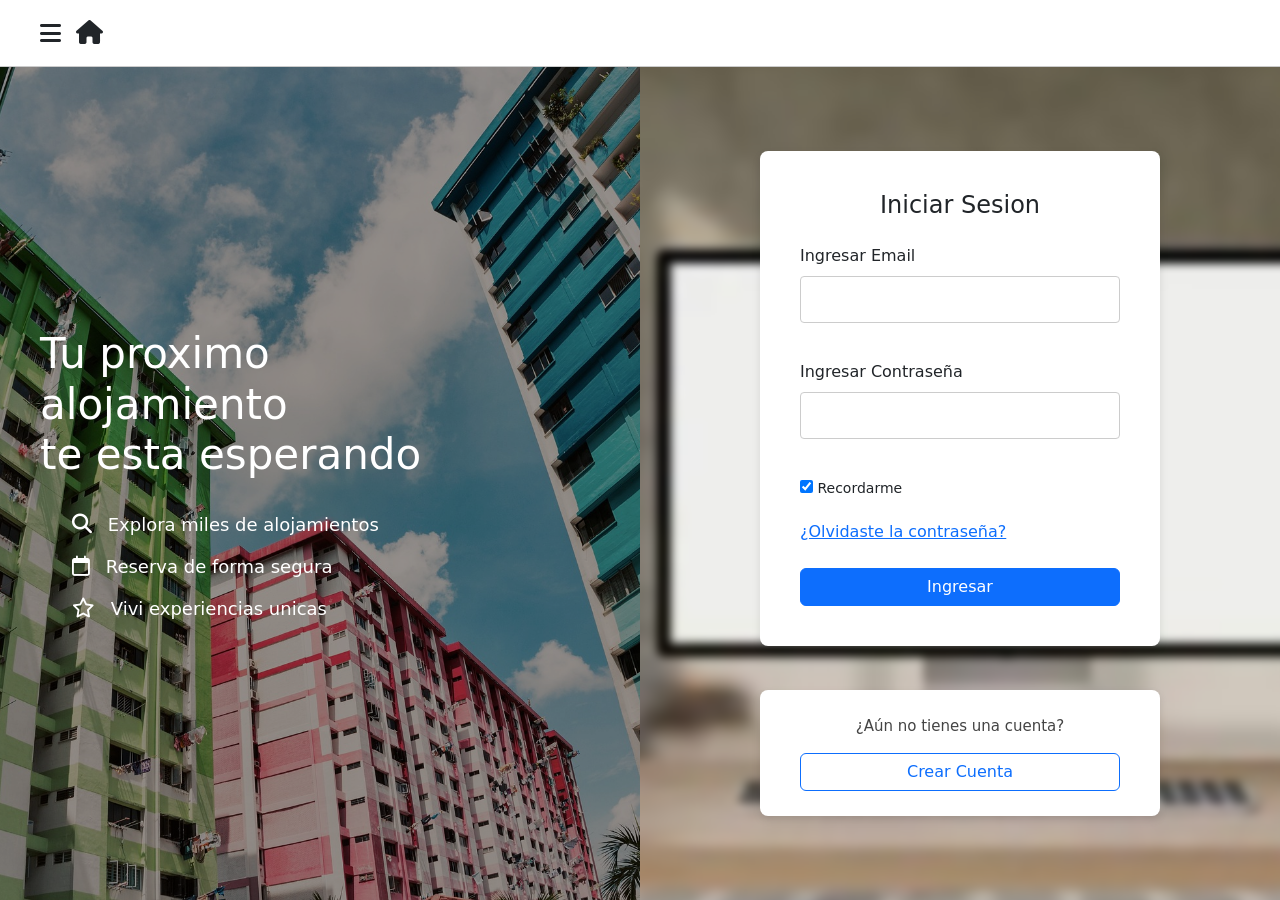
<file: frontend/login.html>
<!DOCTYPE html>
<html lang="es">
<head>
  <meta charset="UTF-8">
  <meta name="viewport" content="width=device-width, initial-scale=1.0">
  <title>Iniciar sesión</title>
  <link rel="stylesheet" href="assents/css/login.css">
  <link href="https://cdn.jsdelivr.net/npm/bootstrap@5.0.2/dist/css/bootstrap.min.css" rel="stylesheet" integrity="sha384-EVSTQN3/azprG1Anm3QDgpJLIm9Nao0Yz1ztcQTwFspd3yD65VohhpuuCOmLASjC" crossorigin="anonymous">
  <link rel="stylesheet" href="https://cdnjs.cloudflare.com/ajax/libs/font-awesome/6.4.0/css/all.min.css">
</head>

<body>

  <header class="barra-superior">
    <div class="nav-izquierda">
      <i class="fa-solid fa-bars icono-menu"></i>
      <a href="index.html" class="icono-menu" style="text-decoration: none; color: inherit;">
        <i class="fa-solid fa-house"></i>
      </a>
    </div>
  </header>  
  <main class="contenedor-principal">
    <section class="seccion-imagen">
      <img src="../docs/2da-entrega/imagenes_referencia/inmacus-hdb-908121_1920.jpg" alt="Alojamiento" class="imagen-fondo">
      
      <div class="capa-oscura"></div>
      
      <div class="contenido-imagen">  
        <h2>Tu proximo <br>alojamiento<br>te esta esperando</h2>
        <ul class="lista-beneficios">
          <li><i class="fa-solid fa-magnifying-glass"></i> Explora miles de alojamientos</li>
          <li><i class="fa-regular fa-calendar"></i> Reserva de forma segura</li>
          <li><i class="fa-regular fa-star"></i> Vivi experiencias unicas</li>
        </ul>
      </div>
    </section>

    <section class="seccion-login">
      <img src="../docs/2da-entrega/imagenes_referencia/fondo desenfocado.jpeg" alt="Fondo login" class="imagen-fondo-derecha">
      
      <div class="tarjeta-login">

        <h3 class="titulo-login mb-4">Iniciar Sesion</h3>

        <form id="form-login" class="login-formulario" novalidate>

          <div class="grupo-input mb-3">
            <label for="email" class="form-label">Ingresar Email</label>

            <input type="email" id="input-email" name="email" class="form-control">
             <p id="error-email" style="color:red; font-size:14px; margin-top: 5px;"></p>
          </div>
          
          <div class="grupo-input mb-3">
            <label for="password" class="form-label">Ingresar Contraseña</label>
            <input type="password" id="input-password" name="password" class="form-control">
            <p id="error-password" style="color:red; font-size:14px; margin-top: 5px;"></p>
          </div>
          
          <div class="opciones-extra">
            <label class="checkbox-recordarme">
              <input type="checkbox" checked> Recordarme
            </label>
          </div>

          <a href="#" class="enlace-olvidado d-block mb-4">¿Olvidaste la contraseña?</a>

          <button class="btn btn-primary w-100" type="submit">Ingresar</button>
        </form>
      </div>  

      <div class="tarjeta-bienvenida text-center mt-4">
        <p>¿Aún no tienes una cuenta?</p>
        <a href="crear-cuenta.html" class="btn btn-outline-primary w-100">Crear Cuenta</a>
      </div>
    </section>

  </main>

  <script src="assents/js/login.js"></script>
</body>
</html>
</file>
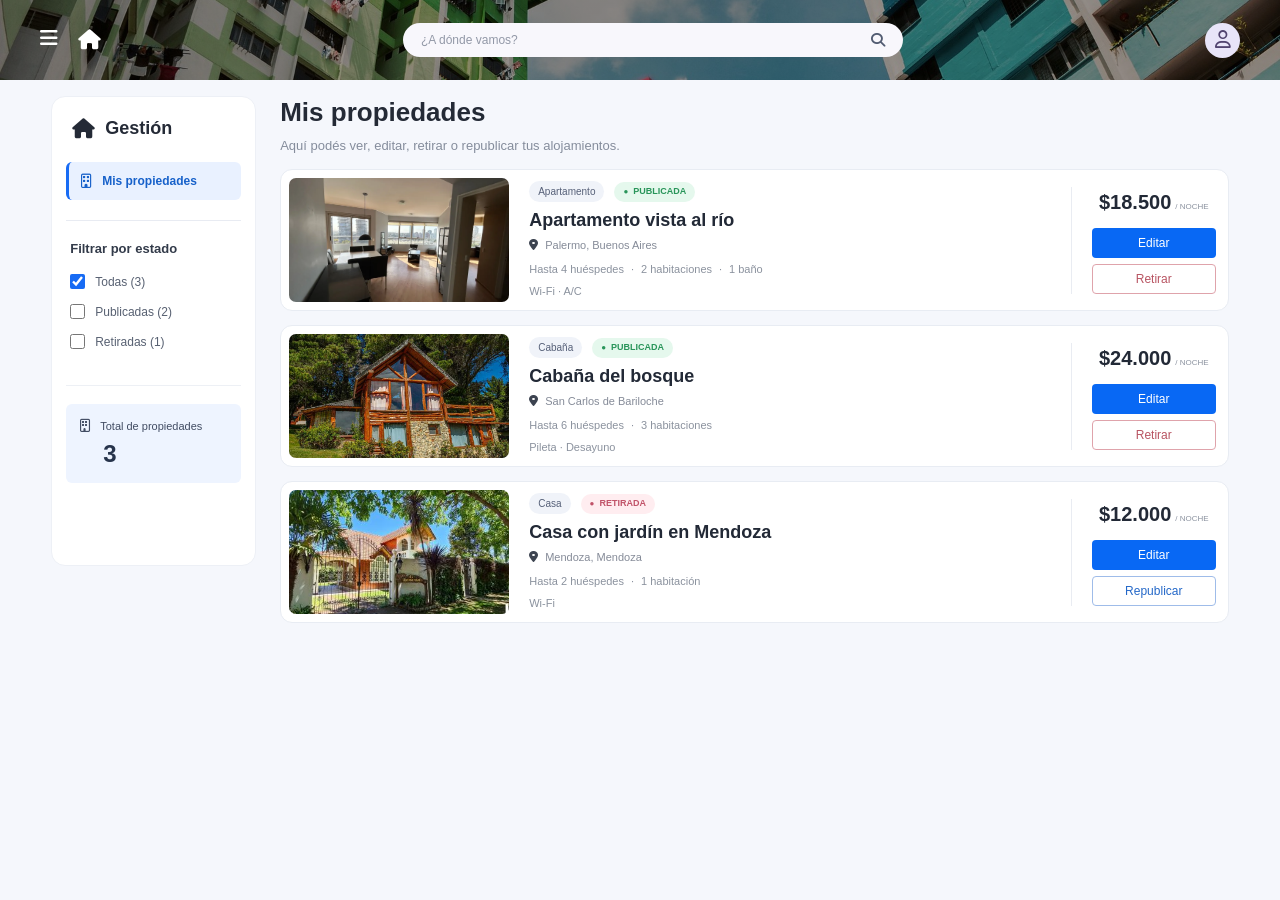
<file: frontend/mispropiedades.html>
<!DOCTYPE html>
<html lang="es">
<head>
    <meta charset="UTF-8">
    <meta name="viewport" content="width=device-width, initial-scale=1.0">
    <title>Mis propiedades</title>
    <link rel="stylesheet" href="https://cdnjs.cloudflare.com/ajax/libs/font-awesome/6.4.0/css/all.min.css">
    <link rel="stylesheet" href="assents/css/mispropiedades.css">
    <link rel="stylesheet" href="assents/css/menu.css"> 
</head>

<body class="page-mispropiedades">

    <header class="barra-superior-fondo" style="background-image: linear-gradient(rgba(0, 0, 0, 0.4), rgba(0, 0, 0, 0.4)), url('../docs/2da-entrega/imagenes_referencia/inmacus-hdb-908121_1920.jpg');">
        <div class="nav-izquierda">
            <button type="button" class="btn-menu">
            <i class="fa-solid fa-bars icono-blanco" aria-hidden="true"></i>
            </button>
            <a href="index.html" class="icono-blanco" aria-label="Ir al inicio">
                <i class="fa-solid fa-house" aria-hidden="true"></i>
            </a>
        </div>

        <div class="nav-centro">
            <div class="buscador-header" role="search">
                <input type="search" placeholder="¿A dónde vamos?" aria-label="Buscar un destino">
                <i class="fa-solid fa-magnifying-glass" aria-hidden="true"></i>
            </div>
        </div>

        <div class="nav-derecha">
            <a href="login.html" class="icono-usuario" onclick="localStorage.setItem('volverA', 'mispropiedades.html')" aria-label="Iniciar sesión">
                <i class="fa-regular fa-user" aria-hidden="true"></i>
            </a>
        </div>
    </header>

    <main class="misprop-contenedor">

        <aside class="misprop-panel-gestion" aria-labelledby="titulo-gestion">
            <h2 id="titulo-gestion" class="misprop-titulo-gestion">
                <i class="fa-solid fa-house" aria-hidden="true"></i>
                Gestión
            </h2>

            <nav class="misprop-menu" aria-label="Gestión de alojamientos">
                <a href="mispropiedades.html" class="misprop-enlace-activo" aria-current="page">
                    <i class="fa-regular fa-building" aria-hidden="true"></i>
                    Mis propiedades
                </a>
            </nav>

            <fieldset class="misprop-filtros">
                <legend>Filtrar por estado</legend>

                <div class="misprop-opcion-filtro">
                    <input type="checkbox" id="estado-todas" name="estado" value="todas" checked>
                    <label for="estado-todas">Todas (3)</label>
                </div>

                <div class="misprop-opcion-filtro">
                    <input type="checkbox" id="estado-publicadas" name="estado" value="publicadas">
                    <label for="estado-publicadas">Publicadas (2)</label>
                </div>

                <div class="misprop-opcion-filtro">
                    <input type="checkbox" id="estado-retiradas" name="estado" value="retiradas">
                    <label for="estado-retiradas">Retiradas (1)</label>
                </div>
            </fieldset>

            <div class="misprop-resumen-panel">
                <div class="misprop-total">
                    <div class="misprop-total-titulo">
                        <i class="fa-regular fa-building" aria-hidden="true"></i>
                        <span>Total de propiedades</span>
                    </div>

                    <strong>3</strong>
                </div>
            </div>
        </aside>

        <section class="misprop-contenido" aria-labelledby="titulo-propiedades">

            <div class="misprop-encabezado">
                <h1 id="titulo-propiedades">Mis propiedades</h1>
                <p>Aquí podés ver, editar, retirar o republicar tus alojamientos.</p>
            </div>

            <div class="misprop-lista">

                <article class="misprop-fila" data-id="1">
                    <img class="misprop-imagen" src="../docs/2da-entrega/imagenes_referencia/Apartamento vista al río.webp" alt="Apartamento vista al río">

                    <div class="misprop-datos">
                        <div class="misprop-etiquetas">
                            <span class="misprop-tipo">Apartamento</span>
                            <span class="misprop-badge misprop-publicada">PUBLICADA</span>
                        </div>

                        <h2 class="misprop-nombre">Apartamento vista al río</h2>

                        <p class="misprop-ubicacion">
                            <i class="fa-solid fa-location-dot" aria-hidden="true"></i>
                            Palermo, Buenos Aires
                        </p>

                        <p class="misprop-resumen">
                            <span>Hasta 4 huéspedes</span>
                            <span>·</span>
                            <span>2 habitaciones</span>
                            <span>·</span>
                            <span>1 baño</span>
                        </p>

                        <p class="misprop-servicios">Wi-Fi · A/C</p>
                    </div>

                    <div class="misprop-acciones">
                        <p class="misprop-precio">
                            <strong>$18.500</strong>
                            <span>/ NOCHE</span>
                        </p>

                        <button type="button" class="misprop-boton misprop-boton-editar">Editar</button>
                        <button type="button" class="misprop-boton misprop-boton-retirar">Retirar</button>
                    </div>
                </article>

                <article class="misprop-fila" data-id="2">
                    <img class="misprop-imagen" src="../docs/2da-entrega/imagenes_referencia/Cabaña en Bariloche.jpg" alt="Cabaña del bosque">

                    <div class="misprop-datos">
                        <div class="misprop-etiquetas">
                            <span class="misprop-tipo">Cabaña</span>
                            <span class="misprop-badge misprop-publicada">PUBLICADA</span>
                        </div>

                        <h2 class="misprop-nombre">Cabaña del bosque</h2>

                        <p class="misprop-ubicacion">
                            <i class="fa-solid fa-location-dot" aria-hidden="true"></i>
                            San Carlos de Bariloche
                        </p>

                        <p class="misprop-resumen">
                            <span>Hasta 6 huéspedes</span>
                            <span>·</span>
                            <span>3 habitaciones</span>
                        </p>

                        <p class="misprop-servicios">Pileta · Desayuno</p>
                    </div>

                    <div class="misprop-acciones">
                        <p class="misprop-precio">
                            <strong>$24.000</strong>
                            <span>/ NOCHE</span>
                        </p>

                        <button type="button" class="misprop-boton misprop-boton-editar">Editar</button>
                        <button type="button" class="misprop-boton misprop-boton-retirar">Retirar</button>
                    </div>
                </article>

                <article class="misprop-fila" data-id="3">
                    <img class="misprop-imagen" src="../docs/2da-entrega/imagenes_referencia/Casa con jardín en Mendoza.jpg" alt="Casa con jardín en Mendoza">

                    <div class="misprop-datos">
                        <div class="misprop-etiquetas">
                            <span class="misprop-tipo">Casa</span>
                            <span class="misprop-badge misprop-retirada">RETIRADA</span>
                        </div>

                        <h2 class="misprop-nombre">Casa con jardín en Mendoza</h2>

                        <p class="misprop-ubicacion">
                            <i class="fa-solid fa-location-dot" aria-hidden="true"></i>
                            Mendoza, Mendoza
                        </p>

                        <p class="misprop-resumen">
                            <span>Hasta 2 huéspedes</span>
                            <span>·</span>
                            <span>1 habitación</span>
                        </p>

                        <p class="misprop-servicios">Wi-Fi</p>
                    </div>

                    <div class="misprop-acciones">
                        <p class="misprop-precio">
                            <strong>$12.000</strong>
                            <span>/ NOCHE</span>
                        </p>

                        <button type="button" class="misprop-boton misprop-boton-editar">Editar</button>
                        <button type="button" class="misprop-boton misprop-boton-republicar">Republicar</button>
                    </div>
                </article>

                <p class="misprop-vacio" hidden>No hay propiedades para mostrar.</p>

            </div>

        </section>

    </main>

    <script src="assents/js/mispropiedades.js"></script>
    <script src="assents/js/menu.js"></script> 

</body>
</html>
</file>
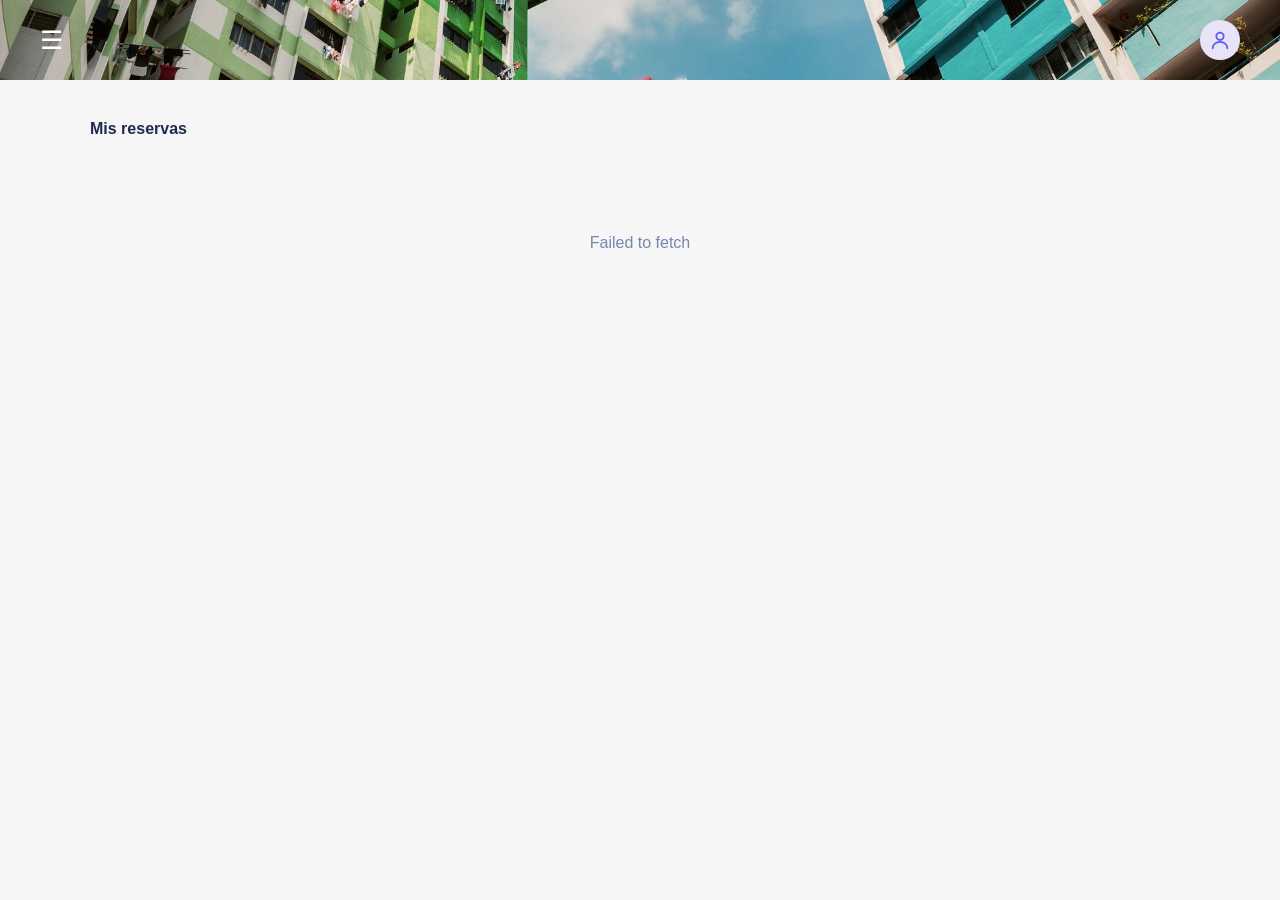
<file: frontend/misreservas.html>
<!DOCTYPE html>
<html lang="es">
<head>
    <meta charset="UTF-8">
    <meta name="viewport" content="width=device-width, initial-scale=1.0">
    <title>Mis reservas</title>
    <link rel="stylesheet" href="assents/css/menu.css">
    <link rel="stylesheet" href="assents/css/misreservas.css">
</head>
<body class="page-reservas">

    <header class="reserva-header">
        <p class="nav-titulo"></p>
        <nav class="reserva-nav">
          <button class="btn-menu">☰</button>
          <div class="nav-derecha">
                <a href="login.html" aria-label="Iniciar sesión" title="Iniciar sesión">
                    <span class="icono-usuario">👤</span>
                </a>
            </div>
        </nav>
    </header>

    <main class="reserva-main">
        <strong>Mis reservas</strong>

        <div id="lista-reservas"></div>

        <p class="reserva-vacio" hidden>
            No hay reservas para mostrar.
        </p>
    </main>

    <script src="assents/js/menu.js"></script>
    <script src="assents/js/misreservas.js"></script>
</body>
</html>
</file>
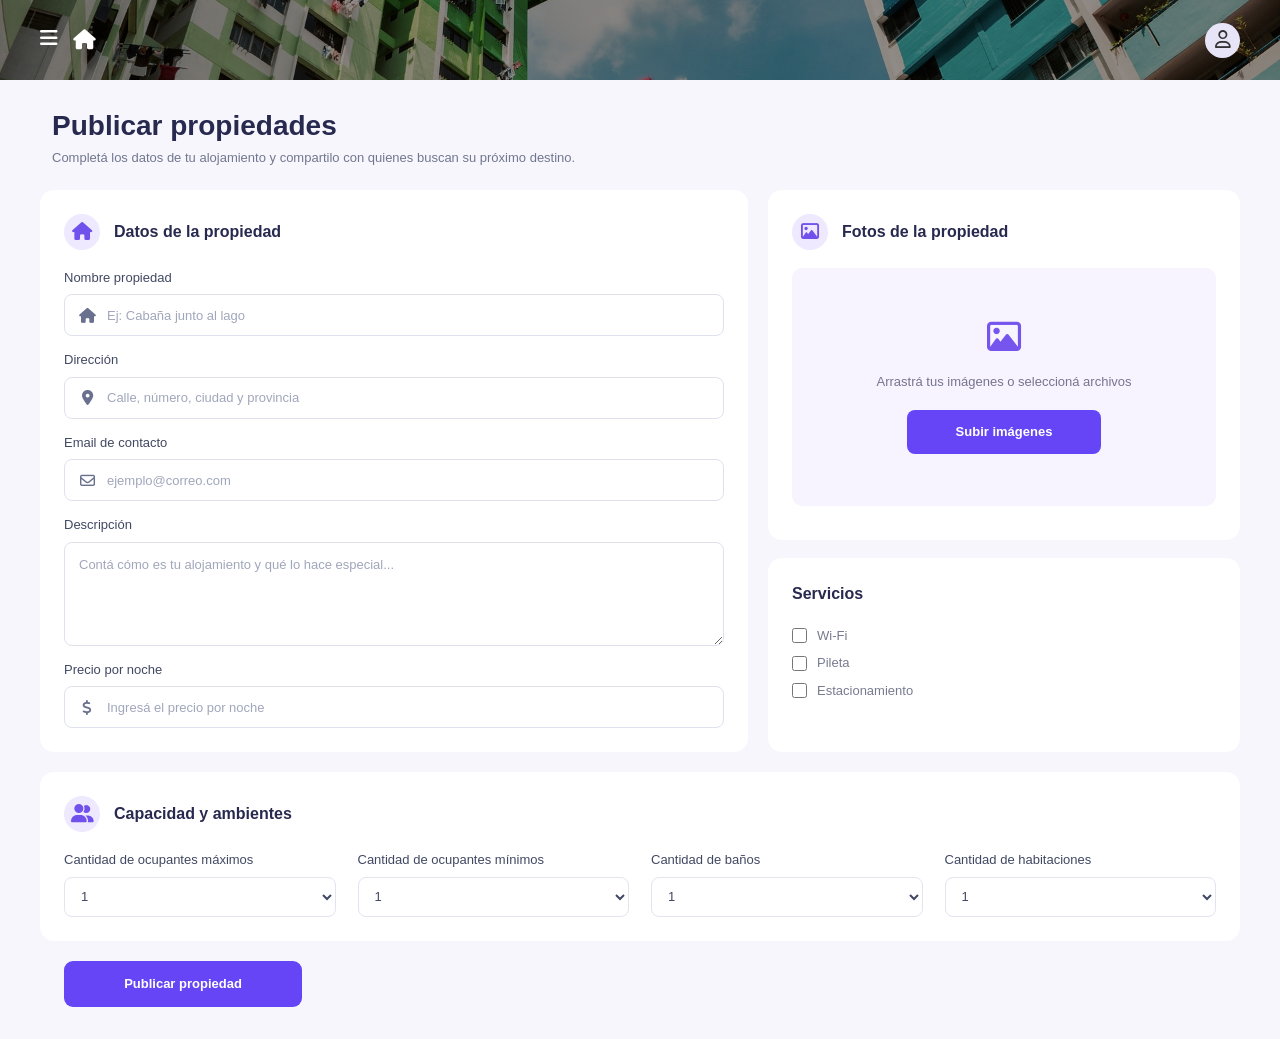
<file: frontend/publicarpropiedad.html>
<!DOCTYPE html>
<html lang="es">
<head>
    <meta charset="UTF-8">
    <meta name="viewport" content="width=device-width, initial-scale=1.0">
    <title>Publicar propiedad</title>
    <link rel="stylesheet" href="https://cdnjs.cloudflare.com/ajax/libs/font-awesome/6.4.0/css/all.min.css">
    <link rel="stylesheet" href="assents/css/publicarpropiedad.css">
    <link rel="stylesheet" href="assents/css/menu.css">
</head>

<body class="page-publicar">
    <header class="barra-superior-fondo" style="background-image: linear-gradient(rgba(0, 0, 0, 0.4), rgba(0, 0, 0, 0.4)), url('../docs/2da-entrega/imagenes_referencia/inmacus-hdb-908121_1920.jpg');">
        <div class="nav-izquierda">
            <button type="button" class="btn-menu">
                <i class="fa-solid fa-bars icono-blanco" aria-hidden="true"></i>
            </button>
            <a href="index.html" class="icono-blanco" aria-label="Ir al inicio">
                <i class="fa-solid fa-house" aria-hidden="true"></i>
            </a>
        </div>
        <div class="nav-derecha">
            <a href="editar.html" class="icono-usuario" aria-label="Ir a mi perfil">
                <i class="fa-regular fa-user" aria-hidden="true"></i>
            </a>
        </div>
    </header>

    <main class="contenedor-principal">

        <div class="encabezado-publicar">
            <h1>Publicar propiedades</h1>
            <p>Completá los datos de tu alojamiento y compartilo con quienes buscan su próximo destino.</p>
        </div>

        <form id="form-publicar" class="form-publicar">

            <section class="datos-principales" aria-labelledby="titulo-datos">
                <div class="titulo-panel">
                    <span class="icono-panel">
                        <i class="fa-solid fa-house" aria-hidden="true"></i>
                    </span>
                    <h2 id="titulo-datos">Datos de la propiedad</h2>
                </div>

                <div class="campo">
                    <label for="nombre">Nombre propiedad</label>
                    <div class="campo-con-icono">
                        <i class="fa-solid fa-house" aria-hidden="true"></i>
                        <input type="text" id="nombre" name="nombre" placeholder="Ej: Cabaña junto al lago" required>
                    </div>
                </div>

                <div class="campo">
                    <label for="direccion">Dirección</label>
                    <div class="campo-con-icono">
                        <i class="fa-solid fa-location-dot" aria-hidden="true"></i>
                        <input type="text" id="direccion" name="direccion" placeholder="Calle, número, ciudad y provincia" required>
                    </div>
                </div>

                <div class="campo">
                    <label for="email">Email de contacto</label>
                    <div class="campo-con-icono">
                        <i class="fa-regular fa-envelope" aria-hidden="true"></i>
                        <input type="email" id="email" name="email" placeholder="ejemplo@correo.com" required>
                    </div>
                </div>

                <div class="campo">
                    <label for="descripcion">Descripción</label>
                    <textarea id="descripcion" name="descripcion" rows="4" placeholder="Contá cómo es tu alojamiento y qué lo hace especial..." required></textarea>
                </div>

                <div class="campo campo-ultimo">
                    <label for="precio">Precio por noche</label>
                    <div class="campo-con-icono">
                        <i class="fa-solid fa-dollar-sign" aria-hidden="true"></i>
                        <input type="number" id="precio" name="precio" min="1" step="1" placeholder="Ingresá el precio por noche" required>
                    </div>
                </div>
            </section>

            <div class="columna-derecha">

                <section class="fotos-propiedad" aria-labelledby="titulo-fotos">
                    <div class="titulo-panel">
                        <span class="icono-panel">
                            <i class="fa-regular fa-image" aria-hidden="true"></i>
                        </span>
                        <h2 id="titulo-fotos">Fotos de la propiedad</h2>
                    </div>

                    <div class="caja-imagenes">
                        <i class="fa-regular fa-image icono-subida" aria-hidden="true"></i>
                        <p>Arrastrá tus imágenes o seleccioná archivos</p>
                        <label for="imagenes" class="btn-imagenes">Subir imágenes</label>
                        <input type="file" id="imagenes" name="imagenes" class="input-imagenes" accept="image/*" multiple required>
                    </div>

                    <p class="mensaje-imagenes"></p>
                    <div class="vista-previa"></div>
                </section>

                <section class="servicios-propiedad" aria-label="Servicios de la propiedad">
                    <fieldset class="grupo-checkboxes">
                        <legend>Servicios</legend>

                        <div class="fila-servicio">
                            <input type="checkbox" id="wifi" name="servicios" value="wifi">
                            <label for="wifi">Wi-Fi</label>
                        </div>

                        <div class="fila-servicio">
                            <input type="checkbox" id="pileta" name="servicios" value="pileta">
                            <label for="pileta">Pileta</label>
                        </div>

                        <div class="fila-servicio">
                            <input type="checkbox" id="estacionamiento" name="servicios" value="estacionamiento">
                            <label for="estacionamiento">Estacionamiento</label>
                        </div>
                    </fieldset>
                </section>

            </div>
            <section class="capacidad-ambientes" aria-labelledby="titulo-capacidad">
                <div class="titulo-panel">
                    <span class="icono-panel">
                        <i class="fa-solid fa-user-group" aria-hidden="true"></i>
                    </span>
                    <h2 id="titulo-capacidad">Capacidad y ambientes</h2>
                </div>
                <div class="campos-capacidad">

                    <div class="campo-capacidad">
                        <label for="ocupantes-maximos">Cantidad de ocupantes máximos</label>
                        <select id="ocupantes-maximos" name="ocupantesMaximos">
                            <option value="1">1</option>
                            <option value="2">2</option>
                            <option value="3">3</option>
                            <option value="4">4</option>
                            <option value="5+">5+</option>
                        </select>
                    </div>

                    <div class="campo-capacidad">
                        <label for="ocupantes-minimos">Cantidad de ocupantes mínimos</label>
                        <select id="ocupantes-minimos" name="ocupantesMinimos">
                            <option value="1">1</option>
                            <option value="2">2</option>
                            <option value="3">3</option>
                            <option value="4">4</option>
                            <option value="5+">5+</option>
                        </select>
                    </div>

                    <div class="campo-capacidad">
                        <label for="baños">Cantidad de baños</label>
                        <select id="baños" name="banos">
                            <option value="1">1</option>
                            <option value="2">2</option>
                            <option value="3+">3+</option>
                        </select>
                    </div>

                    <div class="campo-capacidad">
                        <label for="habitaciones">Cantidad de habitaciones</label>
                        <select id="habitaciones" name="habitaciones">
                            <option value="1">1</option>
                            <option value="2">2</option>
                            <option value="3">3</option>
                            <option value="4+">4+</option>
                        </select>
                    </div>

                </div>
            </section>

            <button type="submit" class="btn-publicar">Publicar propiedad</button>

            <p id="mensaje-publicado" class="mensaje-publicado" role="status" hidden></p>

        </form>

    </main>

    <script src="assents/js/publicarpropiedad.js"></script>
    <script src="assents/js/menu.js"></script>

</body>
</html>
</file>
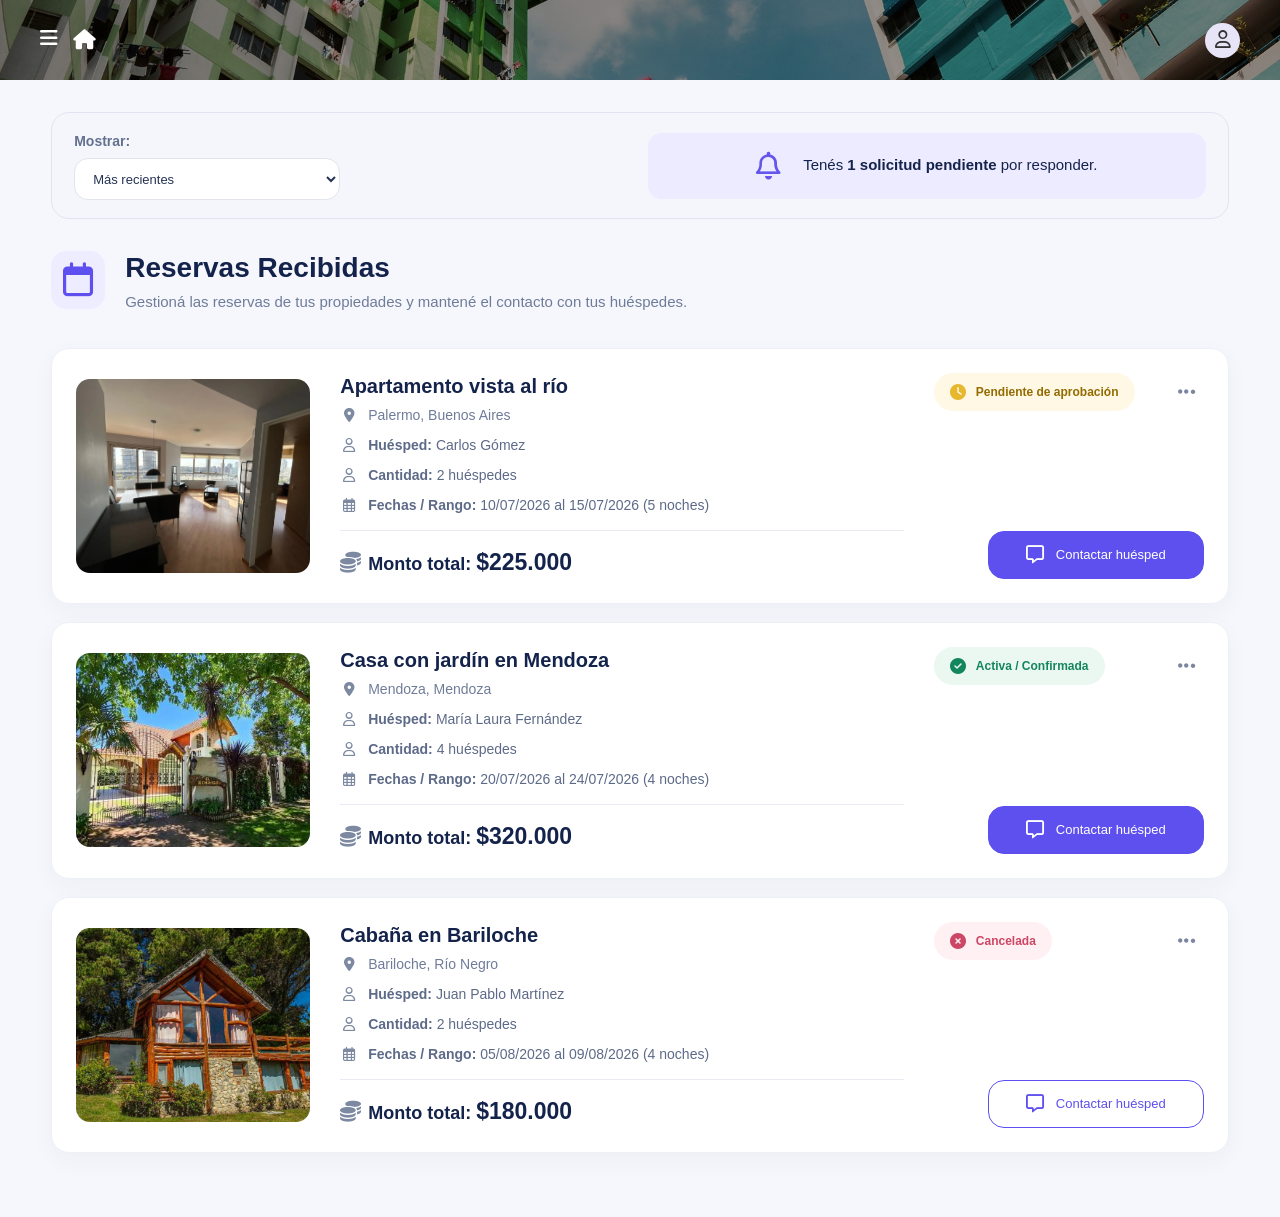
<file: frontend/reservas-recibidas.html>
<!DOCTYPE html>
<html lang="es">
<head>
    <meta charset="UTF-8">
    <meta name="viewport" content="width=device-width, initial-scale=1.0">
    <title>Reservas recibidas — Panel anfitrión</title>
    <link rel="stylesheet"
        href="https://cdnjs.cloudflare.com/ajax/libs/font-awesome/6.4.0/css/all.min.css">
    <link rel="stylesheet" href="assents/css/reservas-recibidas.css">
    <link rel="stylesheet" href="assents/css/menu.css">
</head>

<body class="page-reservas-recibidas">
    <header class="barra-superior-fondo" style="background-image: linear-gradient(rgba(0, 0, 0, 0.4), rgba(0, 0, 0, 0.4)), url('../docs/2da-entrega/imagenes_referencia/inmacus-hdb-908121_1920.jpg');">
        <div class="nav-izquierda">
            <button type="button" class="btn-menu">
                <i class="fa-solid fa-bars icono-blanco" aria-hidden="true"></i>
            </button>
            <a href="index.html" class="icono-blanco" style="text-decoration: none;">
                <i class="fa-solid fa-house icono-blanco"></i>
            </a>
        </div>
        <div class="nav-derecha">
                    <a href="login.html" onclick="localStorage.setItem('volverA', 'reservas-recibidas.html')" style="text-decoration: none; color: inherit;">
                <div class="icono-usuario">
                    <i class="fa-regular fa-user"></i>
                </div>
            </a>
        </div>
    </header>

    <main class="contenedor-principal">

        <section class="barra-herramientas-anfitrion" aria-label="Filtros y notificaciones">
            <div class="grupo-filtro-orden">
                <label for="ordenar">Mostrar:</label>

                <select id="ordenar" name="ordenar">
                    <option value="recientes" selected>Más recientes</option>
                    <option value="pendientes">Pendientes</option>
                    <option value="confirmadas">Confirmadas</option>
                    <option value="canceladas">Canceladas</option>
                </select>
            </div>

            <div class="caja-notificacion" role="status">
                <i class="fa-regular fa-bell" aria-hidden="true"></i>

                <p>Tenés <strong>1 solicitud pendiente</strong> por responder.</p>
            </div>
        </section>

        <div class="cabecera-seccion">
            <div class="icono-titulo">
                <i class="fa-regular fa-calendar" aria-hidden="true"></i>
            </div>

            <div>
                <h1 id="titulo-reservas" class="titulo-seccion">
                    Reservas Recibidas
                </h1>

                <p class="descripcion-seccion">
                    Gestioná las reservas de tus propiedades y mantené el
                    contacto con tus huéspedes.
                </p>
            </div>
        </div>

        <section class="lista-reservas-recibidas" aria-labelledby="titulo-reservas">
            <article class="tarjeta-reserva-anfitrion">
                <img class="imagen-propiedad" src="../docs/2da-entrega/imagenes_referencia/Apartamento vista al río.webp" alt="Apartamento vista al río" width="234" height="194">
                <div class="info-reserva">

                    <h2 class="nombre-propiedad"> Apartamento vista al río </h2>
                    <p class="ubicacion-propiedad">
                        <i class="fa-solid fa-location-dot" aria-hidden="true"></i>
                        <span>Palermo, Buenos Aires</span>
                    </p>

                    <p class="detalle-reserva">
                        <i class="fa-regular fa-user" aria-hidden="true"></i>
                        <span><strong>Huésped:</strong> Carlos Gómez</span>
                    </p>

                    <p class="detalle-reserva">
                        <i class="fa-regular fa-user" aria-hidden="true"></i>
                        <span><strong>Cantidad:</strong> 2 huéspedes</span>
                    </p>

                    <p class="detalle-reserva">
                        <i class="fa-regular fa-calendar-days" aria-hidden="true"></i>
                        <span>
                            <strong>Fechas / Rango:</strong>
                            10/07/2026 al 15/07/2026 (5 noches)
                        </span>
                    </p>

                    <p class="monto-total">
                        <i class="fa-solid fa-coins" aria-hidden="true"></i>
                        <span>Monto total: <strong>$225.000</strong></span>
                    </p>
                </div>

                <div class="acciones-reserva">
                    <div class="estado-opciones">
                        <span class="badge-estado estado-pendiente">
                            <i class="fa-solid fa-clock" aria-hidden="true"></i> Pendiente de aprobación </span>
                        <div class="opciones-reserva">
                            <button type="button" class="btn-opciones" aria-label="Opciones de la reserva" aria-expanded="false">
                                <i class="fa-solid fa-ellipsis" aria-hidden="true"></i>
                            </button>
                            <div class="menu-opciones" hidden></div>
                        </div>
                    </div>

                    <button type="button" class="btn-contacto">
                        <i class="fa-regular fa-message" aria-hidden="true"></i> 
                        Contactar huésped
                    </button>
                </div>
            </article>

            <article class="tarjeta-reserva-anfitrion">
                <img class="imagen-propiedad" src="../docs/2da-entrega/imagenes_referencia/Casa con jardín en Mendoza.jpg" alt="Casa con jardín en Mendoza" width="234" height="194">

                <div class="info-reserva">
                    <h2 class="nombre-propiedad">Casa con jardín en Mendoza</h2>

                    <p class="ubicacion-propiedad">
                        <i class="fa-solid fa-location-dot" aria-hidden="true"></i>
                        <span>Mendoza, Mendoza</span>
                    </p>

                    <p class="detalle-reserva">
                        <i class="fa-regular fa-user" aria-hidden="true"></i>
                        <span>
                            <strong>Huésped:</strong> María Laura Fernández
                        </span>
                    </p>

                    <p class="detalle-reserva">
                        <i class="fa-regular fa-user" aria-hidden="true"></i>
                        <span><strong>Cantidad:</strong> 4 huéspedes</span>
                    </p>

                    <p class="detalle-reserva">
                        <i class="fa-regular fa-calendar-days" aria-hidden="true"></i>
                        <span>
                            <strong>Fechas / Rango:</strong>
                            20/07/2026 al 24/07/2026 (4 noches)
                        </span>
                    </p>

                    <p class="monto-total">
                        <i class="fa-solid fa-coins" aria-hidden="true"></i>
                        <span>Monto total: <strong>$320.000</strong></span>
                    </p>
                </div>

                <div class="acciones-reserva">
                    <div class="estado-opciones">
                        <span class="badge-estado estado-activa">
                            <i class="fa-solid fa-circle-check" aria-hidden="true"></i>
                            Activa / Confirmada
                        </span>

                        <div class="opciones-reserva">
                            <button type="button" class="btn-opciones" aria-label="Opciones de la reserva" aria-expanded="false">
                                <i class="fa-solid fa-ellipsis" aria-hidden="true"></i>
                            </button>
                            <div class="menu-opciones" hidden></div>
                        </div>
                    </div>

                    <button type="button" class="btn-contacto">
                        <i class="fa-regular fa-message" aria-hidden="true"></i>
                        Contactar huésped
                    </button>
                </div>

            </article>

            <article class="tarjeta-reserva-anfitrion">
                <img class="imagen-propiedad" src="../docs/2da-entrega/imagenes_referencia/Cabaña en Bariloche.jpg" alt="Cabaña en Bariloche" width="234" height="194">
                <div class="info-reserva">
                    
                    <h2 class="nombre-propiedad">Cabaña en Bariloche</h2>
                    <p class="ubicacion-propiedad">
                        <i class="fa-solid fa-location-dot" aria-hidden="true"></i>
                        <span>Bariloche, Río Negro</span>
                    </p>

                    <p class="detalle-reserva">
                        <i class="fa-regular fa-user" aria-hidden="true"></i>
                        <span>
                            <strong>Huésped:</strong> Juan Pablo Martínez
                        </span>
                    </p>

                    <p class="detalle-reserva">
                        <i class="fa-regular fa-user" aria-hidden="true"></i>
                        <span><strong>Cantidad:</strong> 2 huéspedes</span>
                    </p>

                    <p class="detalle-reserva">
                        <i class="fa-regular fa-calendar-days" aria-hidden="true"></i>
                        <span>
                            <strong>Fechas / Rango:</strong>
                            05/08/2026 al 09/08/2026 (4 noches)
                        </span>
                    </p>

                    <p class="monto-total">
                        <i class="fa-solid fa-coins" aria-hidden="true"></i>
                        <span>Monto total: <strong>$180.000</strong></span>
                    </p>

                </div>
                <div class="acciones-reserva">
                    <div class="estado-opciones">

                        <span class="badge-estado estado-cancelada">
                            <i class="fa-solid fa-circle-xmark" aria-hidden="true"></i>
                            Cancelada
                        </span>

                        <div class="opciones-reserva">
                            <button type="button" class="btn-opciones" aria-label="Opciones de la reserva" aria-expanded="false">
                                <i class="fa-solid fa-ellipsis" aria-hidden="true"></i>
                            </button>
                            <div class="menu-opciones" hidden></div>
                        </div>

                    </div>

                    <button type="button" class="btn-contacto btn-contacto-contorno">
                        <i class="fa-regular fa-message" aria-hidden="true"></i>
                        Contactar huésped
                    </button>

                </div>
            </article>

            <p class="reservas-vacio" hidden>No hay reservas para mostrar.</p>

        </section>

    </main>

    <script src="assents/js/reservas-recibidas.js"></script>
    <script src="assents/js/menu.js"></script>

</body>
</html>
</file>
<file: frontend/assents/css/inicio.css>
:root {
  --morado: #5e5cee;
  --morado-oscuro: #4a48d4;
  --lila: #E8E4F8;
  --tinta: #1f2a4d;
  --suave: #7b86ad;
}

* { box-sizing: border-box; }

html, body {
  margin: 0;
  padding: 0;
}

.page-catalogo {
    position: relative;
}

.buscador-inicio .btn-menu {
    color: white;
    font-size: 26px;
}

body {
  font-family: 'Nunito', sans-serif;
  color: var(--tinta);
  background: #f6f6f6;
}

a {
  color: inherit;
  text-decoration: none;
}

.nav-inicio { width: 100%; }

.buscador-inicio {
  display: flex;
  justify-content: space-between;
  align-items: center;
  height: 80px;
  padding: 0 40px;
  background: url("../../../docs/2da-entrega/imagenes_referencia/inmacus-hdb-908121_1920.jpg") center / cover;
}


.nav-inicio a {
  padding: 9px 22px;
  border-radius: 999px;
  background: var(--lila);
  color: var(--morado);
  font-weight: 700;
}

.contenedor-inicio-galeria {
  max-width: 1100px;
  margin: 0 auto;
  padding: 0 24px 60px;
}

.bloque-buscador {
  padding: 80px 0 60px;
  text-align: center;
}

.titulo-gigante {
  margin: 0 0 30px;
  font-size: clamp(2.2rem, 6vw, 3.5rem);
  font-weight: 800;
  letter-spacing: -1px;
  color: var(--tinta);
}

.buscador-central {
  display: block;
  max-width: 560px;
  margin: 0 auto;
}

#form-busqueda-inicio {
  display: flex;
  align-items: center;
  padding: 6px 6px 6px 22px;
  background: #fff;
  border-radius: 999px;
  box-shadow: 0 6px 20px rgba(31, 42, 77, 0.08);
}

#input-busqueda {
  flex: 1;
  min-width: 0;
  border: 0;
  outline: 0;
  background: transparent;
  font: inherit;
  color: var(--tinta);
}

#input-busqueda::placeholder { color: var(--suave); }

.btn-buscar-inicio {
  padding: 12px 26px;
  border: 0;
  border-radius: 999px;
  background: var(--morado);
  color: #fff;
  font: inherit;
  font-weight: 700;
  cursor: pointer;
}

.btn-buscar-inicio:hover { background: var(--morado-oscuro); }

.galeria-destinos {
  display: grid;
  grid-template-columns: repeat(auto-fit, minmax(240px, 1fr));
  gap: 24px;
}

.destino-item {
  display: block;
  margin: 0;
  padding: 10px 10px 14px;
  background: #fff;
  border-radius: 16px;
  box-shadow: 0 4px 14px rgba(0, 0, 0, 0.06);
  cursor: pointer;
}

.destino-item img {
  display: block;
  width: 100%;
  height: 200px;
  object-fit: cover;
  border-radius: 12px;
}

.destino-item figcaption {
  padding: 12px 6px 0;
  font-weight: 800;
  color: var(--tinta);
}

.footer-inicio {
  padding: 40px 20px;
  text-align: center;
  color: var(--suave);
}

.nav-inicio .enlace-usuario {
    display: flex;
    justify-content: center;
    align-items: center;
    width: 40px;
    height: 40px;
    padding: 0;
    border-radius: 50%;
    font-size: 20px;
}

.error-busqueda {
    min-height: 20px;
    margin: 10px 0 0;
    color: #b00020;
    font-size: 14px;
    font-weight: 600;
}

.btn-buscar-inicio:disabled {
    opacity: 0.6;
    cursor: wait;
}

.seccion-resultados {
    margin-bottom: 40px;
}

.encabezado-resultados {
    display: flex;
    justify-content: space-between;
    align-items: center;
    gap: 16px;
    margin-bottom: 12px;
}

.titulo-resultados, .titulo-destacados {
    margin: 0;
    padding-top: 14px;
    background: linear-gradient(#5e5cee, #5e5cee) top left / 40px 4px no-repeat;
    color: #1f2a4d;
    font-size: 28px;
    font-weight: 800;
}

.resumen-resultados, .descripcion-destacados {
    margin: 10px 0 20px;
    color: #7b86ad;
    font-size: 14px;
}

.btn-limpiar-inicio {
    padding: 8px 14px;
    border: 1px solid #d8ddeb;
    border-radius: 8px;
    background-color: #ffffff;
    color: #5e5cee;
    font: inherit;
    font-size: 13px;
    cursor: pointer;
}

.btn-limpiar-inicio:hover {
    background-color: #efedff;
}

.destino-info {
    padding: 12px 6px 0;
}

.destino-info h3 {
    margin: 0 0 6px;
    color: #1f2a4d;
    font-size: 18px;
}

.destino-ubicacion {
    margin: 0;
    color: #7b86ad;
    font-size: 13px;
}

.destino-calificacion {
    display: flex;
    align-items: center;
    gap: 6px;
    margin: 10px 0;
    color: #997000;
    font-size: 14px;
    font-weight: 700;
}

.destino-descripcion {
    margin: 12px 0;
    color: #43516d;
    font-size: 15px;
    line-height: 1.6;
}

.destino-capacidad {
    margin: 0;
    color: #7b86ad;
    font-size: 12px;
}

.mensaje-inicio {
    grid-column: 1 / -1;
    margin: 0;
    padding: 20px;
    border-radius: 10px;
    background-color: #efedff;
    color: #5e5cee;
    font-size: 14px;
    text-align: center;
}

.mensaje-inicio.vacio {
    background-color: #ffffff;
    color: #6b7280;
}

.mensaje-inicio.error {
    background-color: #fff0f3;
    color: #b00020;
}

.buscador-inicio .etiqueta-rol{
  display: inline-flex;
  align-items: center;
  justify-content: center;
  margin-left: auto;
  margin-right: 12px;
  padding: 8px 14px;
  border-radius: 999px;
  background-color: var(--lila);
  color: var(--morado);
  font-size: 13px;
  font-weight: 800;
  white-space: nowrap;
}

.buscaro-inicio .etiqueta-rol[hidden]{
  display: none;
}

.buscador-inicio .nombre-usuario{
  margin-left: auto;
  margin-right: 12px;
  color: white;
  font-size: 16px;
  font-weight: 700;
  text-shadow: 0 1px 4px rgba(0, 0, 0, 0.5);
}

.nombre-usuario:not([hidden]) + .etiqueta-rol{
  margin-left: 0;
}
</file>
<file: frontend/assents/css/menu.css>
.btn-menu {
    background: none;
    border: none;
    padding: 0;
    cursor: pointer;
}


.btn-menu-flotante {
    color: white;
    font-size: 26px;
    position: fixed;
    top: 15px;
    left: 15px;
    width: 42px;
    height: 42px;
    background-color: #1f2a4d;
    border-radius: 50%;
    z-index: 998;
}


.menu-fondo {
    display: none;
    position: fixed;
    top: 0;
    left: 0;
    width: 100%;
    height: 100%;
    background-color: rgba(0, 0, 0, 0.5);
    z-index: 999;
}

.menu-fondo.abierto {
    display: block;
}


.menu-lateral {
    position: fixed;
    top: 0;
    left: -280px;
    width: 260px;
    height: 100%;
    padding: 20px;
    box-sizing: border-box;
    background-color: white;
    font-family: 'Nunito', sans-serif;
    z-index: 1000;
    transition: left 0.3s;
}

.menu-lateral.abierto {
    left: 0;
}

.menu-cerrar {
    display: block;
    margin-left: auto;
    margin-bottom: 15px;
    background: none;
    border: none;
    font-size: 22px;
    color: #1f2a4d;
    cursor: pointer;
}

.menu-lateral a {
    display: block;
    padding: 12px 10px;
    border-radius: 8px;
    color: #1f2a4d;
    font-weight: 700;
    text-decoration: none;
}

.menu-lateral a:hover {
    background-color: #E8E4F8;
}

.menu-lateral a.activo {
    background-color: #E8E4F8;
    color: #5e5cee;
}

.menu-lateral .menu-cerrar-sesion {
    display: block;
    width: 100%;
    margin-top: 15px;
    padding: 12px 10px;
    border: none;
    border-top: 1px solid #e0e0e0;
    background: transparent;
    color: #dc2626;
    font: inherit;
    font-weight: 700;
    text-align: left;
    cursor: pointer;
}

.menu-lateral .menu-cerrar-sesion:hover{
    background-color: #fff0f0;
    border-radius: 8px;
}

.nav-derecha {
    display: flex;
    align-items: center;
    gap: 12px;
}

.nav-derecha .nombre-usuario-cabecera {
    color: white;
    font-size: 16px;
    font-weight: 700;
    text-shadow: 0 1px 4px rgba(0, 0, 0, 0.5);
}

.nav-derecha .etiqueta-rol-cabecera {
    display: inline-flex;
    align-items: center;
    justify-content: center;
    padding: 8px 14px;
    border-radius: 999px;
    background-color: #E8E4F8;
    color: #5e5cee;
    font-size: 13px;
    font-weight: 800;
    white-space: nowrap;
}

@media (max-width: 600px) {
    .nav-derecha .nombre-usuario-cabecera {
        max-width: 100px;
        overflow: hidden;
        text-overflow: ellipsis;
        white-space: nowrap;
    }

    .nav-derecha .etiqueta-rol-cabecera {
        padding: 6px 10px;
        font-size: 11px;
    }
}
</file>
<file: frontend/assents/css/calendario.css>
*, *::before, *::after {
    box-sizing: border-box;
}

body, h1, h2, p {
    margin: 0;
}

.page-calendario {
    min-height: 100vh;
    background-color: #f5f7fb;
    color: #263043;
    font-family: "Segoe UI", Arial, sans-serif;
    line-height: 1.5;
}

button, input, select {
    font: inherit;
}

a {
    text-decoration: none;
}

button {
    cursor: pointer;
}

.barra-superior-fondo {
    display: flex;
    justify-content: space-between;
    align-items: center;
    padding: 15px 40px;
    background-size: cover;
    background-position: center;
    height: 80px;
}

.nav-izquierda {
    display: flex;
    align-items: center;
    gap: 15px;
}

.icono-blanco {
    color: #ffffff;
    font-size: 20px;
    cursor: pointer;
}

.icono-usuario {
    width: 35px;
    height: 35px;
    background-color: #e8e4f8;
    border-radius: 50%;
    display: flex;
    justify-content: center;
    align-items: center;
    color: #333333;
    font-size: 18px;
    cursor: pointer;
}

.cal-main {
    width: 94%;
    max-width: 1200px;
    margin: 28px auto 40px;
}

.cal-encabezado {
    display: flex;
    justify-content: space-between;
    align-items: center;
    gap: 24px;
    margin-bottom: 24px;
}

.cal-presentacion h1 {
    color: #202936;
    font-size: 28px;
    font-weight: 700;
    line-height: 1.3;
}

.cal-presentacion p {
    margin-top: 6px;
    color: #7c8596;
    font-size: 13px;
}

.cal-selector-propiedad {
    width: 260px;
    flex-shrink: 0;
}

.cal-selector-propiedad label {
    display: block;
    margin-bottom: 6px;
    color: #637085;
    font-size: 11px;
}

.cal-select-con-icono {
    display: flex;
    align-items: center;
    gap: 10px;
    min-height: 42px;
    padding: 0 12px;
    border: 1px solid #dde2eb;
    border-radius: 10px;
    background-color: #ffffff;
    box-shadow: 0 4px 12px rgba(35, 46, 75, 0.04);
}

.cal-icono-propiedad {
    display: flex;
    flex-shrink: 0;
    justify-content: center;
    align-items: center;
    width: 26px;
    height: 26px;
    border-radius: 8px;
    background-color: #edf2ff;
    color: #4668f4;
    font-size: 13px;
}

.cal-select-con-icono select {
    width: 100%;
    min-width: 0;
    padding: 10px 0;
    border: none;
    background-color: transparent;
    color: #30394a;
    font-size: 12px;
    cursor: pointer;
}

.cal-distribucion {
    display: grid;
    grid-template-columns: minmax(0, 1fr) 320px;
    gap: 22px;
}

.cal-panel-calendario, .cal-panel-gestion {
    min-width: 0;
    border: 1px solid #e4e8f0;
    border-radius: 15px;
    background-color: #ffffff;
    box-shadow: 0 6px 18px rgba(36, 48, 77, 0.04);
}

.cal-panel-calendario {
    padding: 24px;
}

.cal-navegacion-mes {
    display: flex;
    justify-content: space-between;
    align-items: center;
    gap: 16px;
    margin-bottom: 18px;
}

.cal-mes-actual {
    display: flex;
    align-items: baseline;
    gap: 10px;
    color: #28303e;
    font-size: 20px;
    font-weight: 700;
}

.cal-mes-actual span {
    color: #929cab;
    font-weight: 400;
}

.cal-controles-mes {
    display: flex;
    align-items: center;
    gap: 6px;
}

.cal-btn-mes, .cal-btn-hoy {
    display: flex;
    justify-content: center;
    align-items: center;
    height: 32px;
    border: 1px solid #dfe3eb;
    border-radius: 8px;
    background-color: #ffffff;
    color: #6b7587;
    font-size: 11px;
}

.cal-btn-mes {
    width: 32px;
    padding: 0;
}

.cal-btn-hoy {
    padding: 0 12px;
}

.cal-btn-mes:hover, .cal-btn-hoy:hover {
    background-color: #f4f6fb;
}

.cal-tabla-contenedor {
    overflow: hidden;
    border-radius: 12px;
}

.cal-tabla {
    width: 100%;
    border-collapse: collapse;
    table-layout: fixed;
}

.cal-tabla th, .cal-tabla td {
    border: 1px solid #e4e8ef;
}

.cal-tabla th {
    height: 30px;
    padding: 7px 4px;
    background-color: #f8f9fc;
    color: #929cad;
    font-size: 10px;
    font-weight: 600;
    letter-spacing: 1px;
    text-align: center;
}

.cal-tabla td {
    position: relative;
    height: 74px;
    padding: 8px;
    background-color: #ffffff;
    color: #354052;
    font-size: 12px;
    vertical-align: top;
}

.cal-numero {
    display: block;
    line-height: 18px;
}

.cal-tabla td.cal-dia-fuera {
    background-color: #fafbfd;
    color: #a1a9b7;
}

.cal-estado {
    display: inline-flex;
    align-items: center;
    gap: 4px;
    padding: 2px 6px;
    border-radius: 20px;
    font-size: 10px;
    font-weight: 500;
    line-height: 14px;
    white-space: nowrap;
}

.cal-estado i {
    font-size: 5px;
}

.cal-tabla .cal-estado {
    margin-top: 20px;
}

.cal-libre {
    background-color: #e7f6f0;
    color: #258368;
}

.cal-ocupada {
    background-color: #ffedf0;
    color: #bd4d61;
}

.cal-bloqueada {
    background-color: #fff5d9;
    color: #a47c1c;
}

.cal-tabla td.cal-dia-seleccionado {
    background-color: #edf2ff;
    box-shadow: inset 0 0 0 2px #4b67f5;
}

.cal-dia-seleccionado .cal-numero {
    color: #4563e9;
    font-weight: 700;
}

.cal-marca-seleccion {
    position: absolute;
    top: 8px;
    right: 8px;
    color: #4563ef;
    font-size: 17px;
}

.cal-pie-calendario {
    display: flex;
    justify-content: space-between;
    align-items: center;
    gap: 12px;
    margin-top: 18px;
}

.cal-leyenda {
    display: flex;
    align-items: center;
    gap: 8px;
}

.cal-actualizacion {
    display: flex;
    align-items: center;
    gap: 6px;
    color: #a1a9b5;
    font-size: 10px;
}

.cal-panel-gestion {
    padding: 20px;
}

.cal-titulo-gestion {
    display: flex;
    align-items: center;
    gap: 12px;
    margin-bottom: 18px;
}

.cal-icono-gestion {
    display: flex;
    flex-shrink: 0;
    justify-content: center;
    align-items: center;
    width: 34px;
    height: 34px;
    border-radius: 9px;
    background-color: #edf2ff;
    color: #4d6cf2;
    font-size: 17px;
}

.cal-titulo-gestion h2 {
    color: #28303e;
    font-size: 16px;
    font-weight: 700;
}

.cal-titulo-gestion p {
    margin-top: 2px;
    color: #929aaa;
    font-size: 11px;
}

.cal-form-bloqueo {
    margin: 0;
}

.cal-modos {
    display: grid;
    grid-template-columns: 1fr 1fr;
    gap: 4px;
    margin-bottom: 18px;
    padding: 4px;
    border: 1px solid #e8ebf1;
    border-radius: 10px;
    background-color: #f8f9fc;
}

.cal-modo {
    display: flex;
    justify-content: center;
    align-items: center;
    gap: 7px;
    min-height: 30px;
    padding: 6px;
    border: none;
    border-radius: 7px;
    background-color: transparent;
    color: #737d8e;
    font-size: 12px;
}

.cal-modo-activo {
    background-color: #ffffff;
    color: #3d5ee8;
    box-shadow: 0 2px 5px rgba(44, 57, 94, 0.06);
}

.cal-campo {
    margin-bottom: 14px;
}

.cal-campo label {
    display: block;
    margin-bottom: 6px;
    color: #677286;
    font-size: 11px;
}

.cal-input-form {
    width: 100%;
    min-width: 0;
    height: 40px;
    padding: 8px 10px;
    border: 1px solid #dfe3ec;
    border-radius: 8px;
    background-color: #ffffff;
    color: #344054;
    font-size: 12px;
}

.cal-input-form:focus {
    outline: 2px solid #d4ddff;
    outline-offset: 2px;
    border-color: #6b83f5;
}

.cal-seleccion-rapida p {
    margin-bottom: 6px;
    color: #677286;
    font-size: 11px;
}

.cal-botones-rapidos {
    display: flex;
    gap: 6px;
}

.cal-btn-rapido {
    padding: 6px 8px;
    border: 1px solid #e4e7ee;
    border-radius: 6px;
    background-color: #ffffff;
    color: #687386;
    font-size: 10px;
}

.cal-btn-rapido:hover {
    background-color: #f1f4ff;
    border-color: #cbd5fa;
}

.cal-resumen {
    margin: 18px 0;
    padding: 12px;
    border-radius: 10px;
    background-color: #edf2ff;
}

.cal-resumen-titulo {
    display: flex;
    justify-content: space-between;
    align-items: center;
    gap: 8px;
    font-size: 11px;
}

.cal-resumen-titulo span {
    color: #8490a5;
}

.cal-resumen-titulo strong {
    color: #4465eb;
    font-weight: 600;
}

.cal-resumen p {
    margin-top: 6px;
    color: #34415c;
    font-size: 12px;
    font-weight: 600;
}

.cal-btn-aplicar {
    display: flex;
    justify-content: center;
    align-items: center;
    gap: 8px;
    width: 100%;
    min-height: 42px;
    padding: 10px;
    border: none;
    border-radius: 10px;
    background-color: #3d5df5;
    color: #ffffff;
    font-size: 12px;
    font-weight: 600;
}

.cal-btn-aplicar:hover {
    background-color: #2e4cdb;
}

.cal-nota {
    display: flex;
    align-items: flex-start;
    gap: 8px;
    margin-top: 16px;
    color: #9aa4b3;
    font-size: 10px;
    line-height: 1.5;
}

.cal-nota i {
    flex-shrink: 0;
    margin-top: 2px;
    font-size: 12px;
}

a:focus-visible, button:focus-visible, select:focus-visible {
    outline: 2px solid #a2b3ff;
    outline-offset: 3px;
}



.cal-tabla td[data-fecha] {
    cursor: pointer;
}

.cal-tabla td[data-fecha]:hover {
    background-color: #f4f7ff;
}

.cal-tabla td.cal-dia-seleccionado:hover {
    background-color: #edf2ff;
}

.cal-tabla td:focus-visible {
    outline: 2px solid #a2b3ff;
    outline-offset: -2px;
}

.cal-modo:hover {
    color: #3d5ee8;
}

.cal-input-form:disabled {
    background-color: #f5f6f9;
    color: #9aa4b3;
    cursor: not-allowed;
}

.cal-mensaje {
    margin-top: 12px;
    padding: 10px 12px;
    border-radius: 8px;
    font-size: 11px;
    line-height: 1.5;
}

.cal-mensaje[hidden] {
    display: none;
}

.cal-mensaje-ok {
    background-color: #e7f6f0;
    color: #258368;
}

.cal-mensaje-error {
    background-color: #ffedf0;
    color: #bd4d61;
}
</file>
<file: frontend/assents/css/catalog-filtro.css>
*, *::before, *::after {
    box-sizing: border-box; 
    margin: 0;
    padding: 0;
}

body {
    font-family: 'Roboto', sans-serif;
    background-color: #f7f8fa;
    color: #333;
}

.barra-superior-fondo {
    display: flex;
    justify-content: space-between;
    align-items: center;
    padding: 15px 40px;
    background-size: cover;
    background-position: center;
    height: 80px;
}

.nav-izquierda {
    display: flex;
    align-items: center;
    gap: 15px;
}

.icono-blanco {
    color: #ffffff;
    font-size: 20px;
    cursor: pointer;
}

.logo-blanco {
    color: #ffffff;
    font-size: 26px;
    font-weight: 500;
}

.nav-centro {
    flex-grow: 1;
    display: flex;
    justify-content: center;
}

.buscador-header {
    display: flex;
    align-items: center;
    background-color: #f0edf7;
    border-radius: 25px;
    padding: 10px 20px;
    width: 100%;
    max-width: 500px;
    gap: 15px;
}

.buscador-header i {
    color: #666;
}

.buscador-header input {
    border: none;
    background: transparent;
    outline: none;
    width: 100%;
    font-size: 14px;
    color: #333;
}

.icono-usuario {
    width: 35px;
    height: 35px;
    background-color: #E8E4F8;
    border-radius: 50%;
    display: flex;
    justify-content: center;
    align-items: center;
    color: #333;
    font-size: 18px;
    cursor: pointer;
}

.contenedor-catalogo {
    display: grid;
    grid-template-columns: 280px 1fr;
    gap: 30px; 
    max-width: 1450px; 
    margin: 40px auto;
    padding: 0 40px;
    align-items: start;
}

.panel-filtros {
    background-color: #ffffff;
    padding: 25px;
    border-radius: 12px;
    border: 1px solid #eee;
    box-shadow: 0 4px 12px rgba(0, 0, 0, 0.03);
    position: sticky;
    top: 20px;
    height: calc(100vh - 140px);
    min-height: 0;
}

.grupo-filtros {
    border: none;
    min-width: 0;
}

.titulo-filtro {
    font-size: 20px;
    font-weight: 600;
    margin-bottom: 25px;
    display: flex;
    align-items: center;
    gap: 10px;
}

.grupo-filtros label:not(.opcion-check) {
    display: flex;
    align-items: center;
    gap: 8px;
    font-size: 14px;
    font-weight: 600;
    color: #333;
    margin-top: 20px;
    margin-bottom: 8px;
}

.input-wrapper {
    display: flex;
    align-items: center;
    border: 1px solid #ddd;
    border-radius: 6px;
    padding: 10px 12px;
    background-color: #fff;
    gap: 10px;
}

.input-wrapper i, .input-wrapper span {
    color: #888;
    font-size: 14px;
}

.input-wrapper input {
    border: none;
    outline: none;
    width: 100%;
    font-size: 14px;
    color: #555;
}

.opcion-check {
    display: flex;
    align-items: center;
    gap: 10px;
    margin-bottom: 15px;
    font-size: 14px;
    color: #444;
    cursor: pointer;
}

.opcion-check i {
    color: #888;
    width: 16px;
    text-align: center;
}

.opcion-check input[type="checkbox"] {
    appearance: none; 
    width: 18px;
    height: 18px;
    border: 2px solid #0056FF;
    border-radius: 4px;
    display: grid;
    place-content: center;
    cursor: pointer;
}

.opcion-check input[type="checkbox"]::before {
    content: "\f00c";
    font-family: "Font Awesome 6 Free";
    font-weight: 900;
    color: white;
    font-size: 10px;
    transform: scale(0);
    transition: 120ms transform ease-in-out;
}

.opcion-check input[type="checkbox"]:checked {
    background-color: #0056FF;
}

.opcion-check input[type="checkbox"]:checked::before {
    transform: scale(1);
}

.separador {
    height: 1px;
    background-color: #eee;
    margin: 25px 0;
}

.contenedor-precios {
    display: flex;
    gap: 10px;
}

.btn-buscar {
    width: 100%;
    background-color: #007BFF;
    color: white;
    border: none;
    padding: 14px;
    margin-top: 25px;
    border-radius: 6px;
    font-weight: 600;
    font-size: 16px;
    cursor: pointer;
}

.btn-buscar:hover {
    background-color: #0069d9;
}

.lista-tarjetas {
    display: flex;
    flex-direction: column;
}

.resultados-header {
    display: flex;
    justify-content: space-between;
    align-items: center;
    margin-bottom: 20px;
}

.resultados-header h2 {
    font-size: 16px;
    font-weight: 600;
    color: #333;
}

.resultados-count {
    font-weight: normal;
    color: #777;
}

.btn-ordenar {
    background-color: #fff;
    border: 1px solid #ddd;
    border-radius: 6px;
    padding: 8px 15px;
    font-size: 14px;
    color: #555;
    cursor: pointer;
    display: flex;
    align-items: center;
    gap: 8px;
}

.grilla-alojamientos {
    display: grid;
    grid-template-columns: repeat(auto-fill, minmax(350px, 1fr));
    gap: 25px;
}

.tarjeta {
    background-color: #ffffff;
    border: 1px solid #eaeaea;
    border-radius: 12px;
    overflow: hidden; 
    box-shadow: 0 4px 12px rgba(0,0,0,0.05); 
    display: flex;
    flex-direction: column;
}

.tarjeta-imagen-wrapper {
    position: relative; 
    height: 200px;
    width: 100%;
}

.tarjeta-imagen-wrapper img {
    width: 100%;
    height: 100%;
    object-fit: cover; 
}

.icono-favorito {
    position: absolute;
    top: 15px;
    right: 15px;
    color: #fff;
    font-size: 22px;
    cursor: pointer;
}

.badge-categoria {
    position: absolute;
    bottom: 15px;
    left: 15px;
    background-color: rgba(30, 41, 59, 0.8);
    color: #fff;
    padding: 4px 12px;
    border-radius: 4px;
    font-size: 12px;
    font-weight: 500;
}

.tarjeta-cuerpo {
    display: flex;
    justify-content: space-between;
    padding: 20px;
    gap: 15px;
}

.tarjeta-info-izq {
    display: flex;
    flex-direction: column;
    justify-content: space-between;
}

.tarjeta-titulo {
    font-size: 18px;
    font-weight: 600;
    color: #222;
    margin-bottom: 10px;
}

.tarjeta-ubicacion {
    font-size: 14px;
    color: #777;
}

.tarjeta-ubicacion i {
    color: #aaa;
    margin-right: 5px;
}

.tarjeta-info-der {
    display: flex;
    flex-direction: column;
    align-items: flex-end;
    justify-content: space-between;
}

.tarjeta-precio {
    font-size: 16px;
    color: #333;
    margin-bottom: 15px;
}

.tarjeta-precio strong {
    font-size: 18px;
    font-weight: 700;
}

.noche {
    font-size: 13px;
    color: #777;
    font-weight: normal;
}

.btn-detalles {
    background-color: #007BFF;
    color: white;
    border: none;
    padding: 10px 30px;
    border-radius: 6px;
    font-weight: 500;
    font-size: 14px;
    cursor: pointer;
}

.btn-detalles:hover {
    background-color: #0069d9;
}

.btn-lupa {
    background: none;
    border: none;
    cursor: pointer; 
    color: #666; 
    font-size: 16px;
    padding: 0 5px;
    display: flex;
    align-items: center;
    justify-content: center;
    transition: color 0.2s; 
}

.btn-lupa:hover {
    color: #333;
}

.mensaje {
    grid-column: 1 / -1;
    padding: 20px;
    border-radius: 10px;
    font-size: 14px;
    text-align: center;
}

.mensaje.cargando {
    background-color: #efedff;
    color: #5e5cee;
}

.mensaje.vacio {
    background-color: #ffffff;
    color: #687386;
}

.mensaje.error {
    background-color: #fff0f3;
    color: #b00020;
}

.campo-busqueda-header {
    flex: 1;
    min-width: 0;
}

.error-busqueda-header, .error-filtro {
    color: #b00020;
    font-size: 12px;
    line-height: 1.4;
}

.error-filtro {
    margin-top: 8px;
}

.controles-resultados {
    display: flex;
    flex-wrap: wrap;
    justify-content: flex-end;
    gap: 8px;
}

.badge-destacado {
    position: absolute;
    top: 15px;
    left: 15px;
    padding: 5px 10px;
    border-radius: 6px;
    background-color: #fff4cc;
    color: #805900;
    font-size: 12px;
    font-weight: 600;
}

.tarjeta-puntuacion {
    display: flex;
    align-items: center;
    gap: 6px;
    margin: 10px 0;
    color: #997000;
    font-size: 14px;
    font-weight: 700;
}

.tarjeta-capacidad {
    margin-top: 8px;
    color: #777777;
    font-size: 12px;
}

.tarjeta-servicios {
    display: flex;
    flex-wrap: wrap;
    gap: 8px;
    padding: 0 20px 20px;
}

.tarjeta-servicios span {
    display: flex;
    align-items: center;
    gap: 5px;
    padding: 5px 8px;
    border-radius: 6px;
    background-color: #f0edf7;
    color: #514a74;
    font-size: 12px;
}

.tarjeta-disponibilidad {
    padding: 0 20px 20px;
    color: #047857;
    font-size: 13px;
}

#form-filtros {
    display: flex;
    flex-direction: column;
    height: 100%;
    min-height: 0;
}

.campos-filtros {
    flex: 1;
    min-height: 0;
    overflow-y: auto;
    padding-right: 8px;
}

.campos-filtros .input-wrapper input {
    min-width: 0;
}

.campos-filtros .contenedor-precios .input-wrapper {
    flex: 1;
    min-width: 0;
}

.acciones-filtros {
    display: flex;
    flex-shrink: 0;
    gap: 8px;
    margin-top: 14px;
    padding-top: 14px;
    border-top: 1px solid #eeeeee;
}

.acciones-filtros .btn-buscar {
    flex: 1;
    min-width: 0;
    width: auto;
    margin: 0;
    padding: 12px 6px;
    font-size: 13px;
}

.acciones-filtros .btn-limpiar {
    background-color: #6c757d;
}

.acciones-filtros .btn-limpiar:hover {
    background-color: #5a6268;
}
</file>
<file: frontend/assents/css/crear-cuenta.css>
.page-cuenta {
    background-image: url('../../../docs/2da-entrega/imagenes_referencia/inmacus-hdb-908121_1920.jpg');
    background-size: cover;
    background-position: center;
    background-attachment: fixed;
    margin: 0;
    font-family: Arial, sans-serif;
    min-height: 100vh;
}

.cuenta-header {
    background-color: #ffffff;
    padding: 15px 40px;
    box-shadow: 0 2px 10px rgba(0,0,0,0.1);
}

.cuenta-header nav {
    display: flex;
    justify-content: space-between; 
    align-items: center;
}

.cuenta-header nav a {
    text-decoration: none;
    color: #333;
    font-weight: bold;
    font-size: 16px;
}

.buscador-crear-cuenta input {
    padding: 8px 20px;
    border-radius: 20px;
    border: 1px solid #ccc;
    width: 250px;
}

.titulo-exterior {
    text-align: center;
    color: white;
    font-size: 32px;
    text-shadow: 2px 2px 5px rgba(0,0,0,0.7);
    margin-top: 40px;
    margin-bottom: 20px;
}

.cuenta-contenedor-columnas {
    display: flex; 
    background-color: #d9d9d9; 
    max-width: 900px;
    margin: 0 auto 50px auto;
    padding: 40px;
    border-radius: 15px; 
    gap: 60px; 
    box-shadow: 0 10px 25px rgba(0,0,0,0.3);
}

.cuenta-columna-izquierda, 
.cuenta-columna-derecha {
    flex: 1; 
    display: flex;
    flex-direction: column; 
}

.cuenta-label {
    font-size: 14px;
    color: #333;
    margin-bottom: 5px;
    font-weight: bold;
}

.cuenta-columna-izquierda input {
    width: 100%;
    padding: 12px;
    border: none;
    border-radius: 8px;
    margin-bottom: 20px;
    box-sizing: border-box;
}

.cuenta-texto-link {
    font-size: 13px;
    font-weight: bold;
}

.cuenta-titulo-roles {
    text-align: center;
    text-decoration: underline;
    margin-top: 0;
    margin-bottom: 20px;
}

.cuenta-select {
    width: 150px;
    padding: 8px;
    border-radius: 5px;
    border: 1px solid #ccc;
    margin-bottom: 20px;
    font-size: 14px;
}

.cuenta-caja-info {
    background-color: #ffffff;
    border-radius: 12px;
    padding: 20px;
    min-height: 180px; 
    margin-bottom: 20px;
}

.cuenta-caja-info p {
    margin-top: 0;
    font-weight: bold;
}

.cuenta-caja-info ul {
    margin: 0;
    padding-left: 20px;
    font-size: 14px;
    color: #333;
}

.btn-crear-cuenta {
    background-color: #5b7cfa; 
    color: white;
    width: 100%;
    padding: 15px;
    border: 1px solid #4a67d6;
    border-radius: 8px;
    font-size: 16px;
    font-weight: bold;
    cursor: pointer;
    margin-top: auto; 
    transition: background-color 0.3s ease;
}

.btn-crear-cuenta:hover {
    background-color: #4663d8; 
}

.icono-nav {
    color: #000000;
    font-size: 28px;
    text-decoration: none;
    transition: color 0.3s ease;
}

.icono-nav:hover {
    color: #5b7cfa;
}

.caja-requisitos {
    background-color: #c9c9c9; 
    padding: 15px;
    border-radius: 8px;
    margin-top: 5px;
    margin-bottom: 20px;
}

.caja-requisitos li {
    margin-bottom: 5px;
    transition: color 0.3s ease; 
}

.req-invalido {
    color: #d93025; 
}

.req-valido {
    color: #1e8e3e;
}

.req-invalido i, .req-valido i {
    margin-right: 8px; 
}
</file>
<file: frontend/assents/css/detallepropiedad.css>
*, *::before, *::after {
    box-sizing: border-box;
    margin: 0;
    padding: 0;
}

body {
    font-family: 'Roboto', Arial, sans-serif;
    color: #333;
    background-color: #ffffff;
}

a {
    text-decoration: none;
}

button {
    font: inherit;
}

.barra-superior-fondo {
    display: flex;
    justify-content: space-between;
    align-items: center;
    padding: 15px 40px;
    background-image: linear-gradient(rgba(0, 0, 0, 0.4), rgba(0, 0, 0, 0.4)), url('../../../docs/2da-entrega/imagenes_referencia/inmacus-hdb-908121_1920.jpg');
    background-size: cover;
    background-position: center;
    height: 80px;
}

.nav-izquierda {
    display: flex;
    align-items: center;
    gap: 15px;
}

.icono-blanco {
    color: #ffffff;
    font-size: 20px;
    cursor: pointer;
}

.logo-blanco {
    color: #ffffff;
    font-size: 26px;
    font-weight: 500;
}

.icono-usuario {
    width: 35px;
    height: 35px;
    background-color: #E8E4F8;
    border-radius: 50%;
    display: flex;
    justify-content: center;
    align-items: center;
    color: #333;
    font-size: 18px;
    cursor: pointer;
}

.contenedor-detalle {
    display: flex;
    gap: 60px;
    max-width: 1450px;
    margin: 40px auto;
    padding: 0 40px;
    align-items: flex-start;
}

.info-propiedad {
    flex: 2;
    min-width: 0;
}



.galeria-fotos {
    display: flex;
    flex-direction: column;
    gap: 12px;
    margin-bottom: 30px;
}

.carrusel {
    position: relative;
}

.carrusel:focus-visible {
    outline: 2px solid #a2b3ff;
    outline-offset: 3px;
}

.carrusel-ventana {
    overflow: hidden;
    border-radius: 12px;
    background-color: #f0f1f5;
}

.carrusel-pista {
    display: flex;
    transition: transform 0.4s ease;
}

.carrusel-slide {
    flex: 0 0 100%;
    min-width: 0;
}

.foto-principal {
    display: block;
    width: 100%;
    height: 420px;
    object-fit: cover;
}

.carrusel-btn {
    position: absolute;
    top: 50%;
    display: flex;
    justify-content: center;
    align-items: center;
    width: 40px;
    height: 40px;
    transform: translateY(-50%);
    border: none;
    border-radius: 50%;
    background-color: rgba(255, 255, 255, 0.9);
    color: #333;
    font-size: 16px;
    box-shadow: 0 2px 8px rgba(0, 0, 0, 0.2);
    cursor: pointer;
}

.carrusel-btn:hover {
    background-color: #ffffff;
}

.carrusel-btn:focus-visible {
    outline: 2px solid #a2b3ff;
    outline-offset: 2px;
}

.carrusel-prev {
    left: 12px;
}

.carrusel-next {
    right: 12px;
}

.carrusel-contador {
    position: absolute;
    right: 12px;
    bottom: 12px;
    padding: 4px 10px;
    border-radius: 20px;
    background-color: rgba(0, 0, 0, 0.6);
    color: #ffffff;
    font-size: 12px;
}

.fotos-secundarias {
    display: flex;
    gap: 10px;
    padding-bottom: 4px;
    overflow-x: auto;
}

.carrusel-miniatura {
    flex: 0 0 90px;
    height: 62px;
    border: 2px solid transparent;
    border-radius: 8px;
    background: none;
    opacity: 0.6;
    overflow: hidden;
    cursor: pointer;
}

.carrusel-miniatura:hover {
    opacity: 1;
}

.carrusel-miniatura:focus-visible {
    outline: 2px solid #a2b3ff;
    outline-offset: 2px;
}

.carrusel-miniatura img {
    display: block;
    width: 100%;
    height: 100%;
    object-fit: cover;
}

.carrusel-miniatura-activa {
    border-color: #007BFF;
    opacity: 1;
}

.galeria-una-foto {
    gap: 0;
}

.carrusel-vacio {
    display: flex;
    justify-content: center;
    align-items: center;
    height: 260px;
    border-radius: 12px;
    background-color: #f0f1f5;
    color: #8a93a3;
    font-size: 14px;
}



.encabezado-info {
    display: flex;
    justify-content: space-between;
    align-items: center;
    margin-bottom: 15px;
}

.encabezado-info h1 {
    font-size: 32px;
    font-weight: 600;
    color: #1a1a1a;
}

.btn-favorito {
    background: none;
    border: none;
    font-size: 24px;
    cursor: pointer;
    color: #555;
}

.btn-favorito:hover {
    color: #d93025;
}

.btn-favorito.activo {
    color: #d93025;
}

.texto-secundario {
    font-size: 16px;
    color: #555;
    margin-bottom: 10px;
    display: flex;
    align-items: center;
    gap: 8px;
}

.detalle-calificacion {
    display: flex;
    align-items: center;
    gap: 6px;
    margin: 10px 0;
    color: #997000;
    font-size: 14px;
    font-weight: 700;
}

.contenedor-etiquetas {
    display: flex;
    flex-wrap: wrap;
    gap: 10px;
    margin: 25px 0;
}

.etiqueta {
    display: flex;
    align-items: center;
    gap: 8px;
    border: 1px solid #ddd;
    padding: 8px 16px;
    border-radius: 20px;
    font-size: 14px;
    color: #555;
}

.descripcion-texto {
    font-size: 16px;
    line-height: 1.6;
    color: #444;
    margin-top: 30px;
    border-top: 1px solid #eee;
    padding-top: 30px;
}

.columna-reserva {
    flex: 1;
}

.tarjeta-reserva {
    background-color: #ffffff;
    border: 1px solid #eaeaea;
    border-radius: 12px;
    padding: 30px;
    box-shadow: 0 6px 16px rgba(0,0,0,0.08);
}

.precio-encabezado {
    display: flex;
    align-items: baseline;
    gap: 5px;
    margin-bottom: 25px;
}

.precio-encabezado h2 {
    font-size: 32px;
    font-weight: 700;
}

.noche {
    font-size: 16px;
    color: #555;
}

.seccion-form {
    margin-bottom: 20px;
}

.seccion-form h3 {
    font-size: 16px;
    font-weight: 600;
    margin-bottom: 10px;
}

.contenedor-fechas {
    display: flex;
    gap: 15px;
}

.caja-input {
    flex: 1;
    display: flex;
    flex-direction: column;
    min-width: 0;
}

.caja-input label {
    font-size: 12px;
    color: #555;
    margin-bottom: 5px;
}

.input-con-icono {
    display: flex;
    align-items: center;
    border: 1px solid #ddd;
    border-radius: 8px;
    padding: 10px;
    gap: 10px;
}

.input-con-icono:focus-within {
    border-color: #6b83f5;
    box-shadow: 0 0 0 3px #d4ddff;
}

.input-con-icono i {
    color: #888;
}

.input-con-icono input {
    border: none;
    outline: none;
    width: 100%;
    min-width: 0;
    font-size: 14px;
    color: #555;
    background-color: transparent;
}

.mensaje-error {
    margin-top: 5px;
    color: #d93025;
    font-size: 13px;
}

.mensaje-error:empty {
    display: none;
}

.seccion-total {
    margin-bottom: 25px;
    border-top: 1px solid #eee;
    padding-top: 20px;
}

.seccion-total h3 {
    font-size: 18px;
    font-weight: 600;
    margin-bottom: 15px;
}

.detalle-tarifa {
    background-color: #f7faff;
    padding: 15px;
    border-radius: 8px;
}

.tarifa-texto {
    font-size: 14px;
    color: #666;
    margin-bottom: 10px;
}

.fila-valor {
    display: flex;
    justify-content: space-between;
    font-size: 14px;
    color: #666;
}

.fila-valor strong {
    color: #1a1a1a;
    font-size: 16px;
}

.btn-confirmar {
    width: 100%;
    background-color: #007BFF;
    color: #fff;
    border: none;
    padding: 15px;
    font-size: 16px;
    font-weight: 500;
    border-radius: 8px;
    cursor: pointer;
}

.btn-confirmar:hover {
    background-color: #0069d9;
}

.btn-confirmar:disabled {
    background-color: #9bbcf0;
    cursor: not-allowed;
}

.mensaje-bloqueo {
    margin-top: 15px;
    color: #d93025;
    text-align: center;
}

.mensaje-bloqueo i {
    display: block;
    margin-bottom: 8px;
    font-size: 24px;
}

.mensaje-bloqueo p {
    font-size: 14px;
    font-weight: bold;
}

.mensaje-detalle {
    padding: 20px;
    border-radius: 10px;
    background-color: #efedff;
    color: #5e5cee;
    font-size: 14px;
}

.mensaje-detalle.error {
    background-color: #fff0f3;
    color: #b00020;
}

.reserva-propiedad {
    margin-top: 15px;
    padding: 15px;
    border-top: 2px solid #cccccc;
    border-radius: 10px;
    background-color: #f9f9f9;
}

.reserva-propiedad h2 {
    margin-bottom: 10px;
    font-size: 18px;
}
</file>
<file: frontend/assents/css/editarperfil.css>
* {
    box-sizing: border-box;
}

html, body {
    margin: 0;
    padding: 0;
}

body {
    font-family: 'Nunito', sans-serif;
    color: #333;
    background-color: white;
}

header nav {
    display: flex;
    align-items: center;
    gap: 15px;
    padding: 20px 40px;
    background: url("../../../docs/2da-entrega/imagenes_referencia/inmacus-hdb-908121_1920.jpg") center / cover;
}

header nav .btn-menu {
    color: white;
    font-size: 26px;
}

header nav a {
    width: 40px;
    height: 40px;
    font-size: 0;
    background-repeat: no-repeat;
    background-position: center;
    background-size: 26px;
}

header nav a:first-of-type {
    background-image: url("data:image/svg+xml,<svg xmlns='http://www.w3.org/2000/svg' viewBox='0 0 24 24' fill='none' stroke='white' stroke-width='2' stroke-linecap='round' stroke-linejoin='round'><path d='M3 11 12 3l9 8M5 10v10h14V10M10 20v-6h4v6'/></svg>");
}

header nav a:last-of-type {
    margin-left: auto;
    border-radius: 50%;
    background-color: #E8E4F8;
    background-size: 22px;
    background-image: url("data:image/svg+xml,<svg xmlns='http://www.w3.org/2000/svg' viewBox='0 0 24 24' fill='none' stroke='%235e5cee' stroke-width='2' stroke-linecap='round' stroke-linejoin='round'><circle cx='12' cy='8' r='4'/><path d='M4 21c0-4 3.6-7 8-7s8 3 8 7'/></svg>");
}

.role-toggle {
    display: flex;
    width: fit-content;
    margin: 24px 0 0 max(24px, calc(50% - 476px));
    border: 1px solid #5e5cee;
    border-radius: 8px;
    overflow: hidden;
}

.role-toggle button {
    padding: 10px 26px;
    border: none;
    background-color: white;
    color: #5e5cee;
    font-family: inherit;
    font-weight: 700;
    cursor: pointer;
}

.role-toggle button.active {
    background-color: #5e5cee;
    color: white;
}

.form-page {
    display: grid;
    grid-template-columns: 1fr 340px;
    gap: 24px 40px;
    align-items: start;
    max-width: 1000px;
    margin: 24px auto 48px;
    padding: 0 24px;
}

.col_izquierda {
    display: flex;
    flex-direction: column;
    gap: 24px;
}

.titulo-pag {
    margin: 0;
    font-size: 1.8rem;
    font-weight: 800;
    color: #1f2a4d;
}

.info-titulo {
    margin: 0;
    font-size: 0.9rem;
    color: #6b6b6b;
}

.form_com,
.info_anfitrion {
    display: flex;
    flex-direction: column;
    gap: 20px;
}

.contacto,
.informacion_personal {
    display: grid;
    grid-template-columns: 1fr 1fr;
    gap: 20px;
}

.anfi_info {
    margin-top: 12px;
    font-size: 0.85rem;
    font-weight: 800;
    letter-spacing: 1px;
    color: #5e5cee;
}

.form-page label {
    display: block;
    margin-bottom: 6px;
    font-size: 14px;
    font-weight: 700;
}

.form-page input,
.form-page select {
    width: 100%;
    padding: 10px 14px;
    border: 1px solid #dcdde6;
    border-radius: 10px;
    background-color: white;
    font: inherit;
}

.form-page input:focus,
.form-page select:focus {
    outline: none;
    border-color: #5e5cee;
}


.col_derecha {
    padding: 24px;
    background-color: white;
    border: 1px solid #eee;
    border-radius: 16px;
    box-shadow: 0 4px 14px rgba(0, 0, 0, 0.06);
}

.sub_img {
    display: flex;
    flex-direction: column;
    align-items: center;
    justify-content: center;
    gap: 14px;
    min-height: 200px;
    padding: 20px;
    background-color: #fafafa;
    border: 2px dashed #b8b8b8;
    border-radius: 12px;
    text-align: center;
}

.sub_img p {
    margin: 0;
    font-size: 0.85rem;
    font-weight: 700;
}

.sub_img button {
    padding: 9px 18px;
    border: none;
    border-radius: 20px;
    background-color: #5e5cee;
    color: white;
    font-family: inherit;
    font-weight: 700;
    cursor: pointer;
}

.subir {
    justify-self: end;
    padding: 12px 32px;
    border: none;
    border-radius: 8px;
    background-color: #5e5cee;
    color: white;
    font-family: inherit;
    font-size: 1rem;
    font-weight: 700;
    cursor: pointer;
}



.seccion-oculta {
    display: none;
}



.ayuda {
    display: block;
    margin-top: 6px;
    font-size: 0.8rem;
    color: #6b6b6b;
}

.ver-clave {
    margin-top: 6px;
    padding: 0;
    border: none;
    background: none;
    color: #5e5cee;
    font: inherit;
    font-size: 0.85rem;
    font-weight: 700;
    cursor: pointer;
}



.mensaje-error {
    margin: 6px 0 0;
    font-size: 0.8rem;
    color: #d93025;
}

.mensaje-error:empty {
    display: none;
}

.form-page .input-invalido {
    border-color: #d93025;
}

.mensaje-exito {
    grid-column: 1 / -1;
    margin: 0;
    padding: 12px 16px;
    border-radius: 8px;
    background-color: #e6f4ec;
    color: #1e8e3e;
    font-weight: 700;
}



.foto-perfil {
    width: 120px;
    height: 120px;
    border: 3px solid #E8E4F8;
    border-radius: 50%;
    object-fit: cover;
}

.quitar-foto {
    padding: 0;
    border: none;
    background: none;
    color: #d93025;
    font: inherit;
    font-size: 0.85rem;
    text-decoration: underline;
    cursor: pointer;
}



@media (max-width: 800px) {
    header nav {
        padding: 15px 20px;
    }

    .role-toggle {
        margin-left: 24px;
    }

    .form-page {
        grid-template-columns: 1fr;
    }

    .contacto {
        grid-template-columns: 1fr;
    }

    .informacion_personal {
        grid-template-columns: 1fr;
    }

    .subir {
        justify-self: stretch;
    }
}
</file>
<file: frontend/assents/css/editar_alojamiento.css>
*, *::before, *::after {
    box-sizing: border-box;
}

body, h1, h2, h3, p {
    margin: 0;
}

.page-editar-alojamiento {
    min-height: 100vh;
    background-color: #f5f7fc;
    color: #29313e;
    font-family: "Segoe UI", Arial, sans-serif;
    line-height: 1.5;
}

button, input, textarea, select {
    font: inherit;
}

a {
    text-decoration: none;
}

.barra-superior-fondo {
    display: flex;
    justify-content: space-between;
    align-items: center;
    padding: 15px 40px;
    background-size: cover;
    background-position: center;
    height: 80px;
}

.nav-izquierda {
    display: flex;
    align-items: center;
    gap: 20px;
}

.icono-blanco {
    color: #ffffff;
    font-size: 20px;
    cursor: pointer;
}

.nav-centro {
    display: flex;
    flex: 1;
    justify-content: center;
    min-width: 0;
    margin: 0 30px;
}

.buscador-header {
    display: flex;
    align-items: center;
    gap: 14px;
    width: 100%;
    max-width: 500px;
    min-height: 34px;
    padding: 8px 18px;
    border-radius: 24px;
    background-color: #f8f7fc;
}

.buscador-header input {
    width: 100%;
    min-width: 0;
    padding: 0;
    border: none;
    outline: none;
    background-color: transparent;
    color: #41495c;
    font-size: 12px;
}

.buscador-header input::placeholder {
    color: #9298a7;
}

.buscador-header i {
    color: #525c72;
    font-size: 14px;
}

.icono-usuario {
    display: flex;
    justify-content: center;
    align-items: center;
    width: 35px;
    height: 35px;
    border-radius: 50%;
    background-color: #ffffff;
    color: #414753;
    font-size: 18px;
}

.editar-main {
    width: 92%;
    max-width: 860px;
    margin: 24px auto 40px;
}

.editar-volver {
    display: inline-flex;
    align-items: center;
    gap: 8px;
    margin-bottom: 10px;
    color: #2873c9;
    font-size: 12px;
}

.editar-volver:hover {
    text-decoration: underline;
}

.editar-encabezado {
    margin-bottom: 20px;
}

.editar-encabezado h1 {
    color: #242c39;
    font-size: 28px;
    font-weight: 700;
    line-height: 1.3;
}

.editar-encabezado p {
    margin-top: 4px;
    color: #8590a0;
    font-size: 13px;
}

.editar-panel {
    padding: 18px;
    border: 1px solid #e5e9f1;
    border-radius: 15px;
    background-color: #ffffff;
    box-shadow: 0 6px 18px rgba(37, 50, 78, 0.06);
}

.editar-vista-previa {
    display: grid;
    grid-template-columns: 340px minmax(0, 1fr);
    align-items: center;
    gap: 36px;
    margin-bottom: 18px;
    padding-bottom: 18px;
    border-bottom: 1px solid #edf0f5;
}

.editar-imagen-principal {
    position: relative;
    min-width: 0;
}

.editar-imagen-principal img {
    display: block;
    width: 100%;
    height: 160px;
    border-radius: 8px;
    object-fit: cover;
}

.editar-tipo-preview {
    position: absolute;
    bottom: 10px;
    left: 14px;
    padding: 4px 10px;
    border-radius: 4px;
    background-color: rgba(35, 57, 76, 0.88);
    color: #ffffff;
    font-size: 11px;
}

.editar-info-preview {
    min-width: 0;
}

.editar-badge {
    display: inline-flex;
    align-items: center;
    gap: 5px;
    padding: 3px 9px;
    border-radius: 14px;
    background-color: #e7f7ed;
    color: #29965b;
    font-size: 11px;
    font-weight: 600;
}

.editar-badge i {
    font-size: 6px;
}

.editar-info-preview h2 {
    margin-top: 7px;
    color: #222c37;
    font-size: 22px;
    font-weight: 700;
    line-height: 1.3;
}

.editar-ubicacion-preview {
    display: flex;
    align-items: center;
    gap: 7px;
    margin-top: 5px;
    color: #7b8592;
    font-size: 12px;
}

.editar-precio-preview {
    display: flex;
    align-items: baseline;
    gap: 5px;
    margin-top: 8px;
}

.editar-precio-preview strong {
    color: #252f3b;
    font-size: 22px;
    font-weight: 700;
}

.editar-precio-preview span {
    color: #89929e;
    font-size: 12px;
}

.editar-servicios-preview {
    display: flex;
    flex-wrap: wrap;
    align-items: center;
    gap: 10px 16px;
    margin-top: 8px;
    color: #7b8592;
    font-size: 11px;
}

.editar-servicios-preview span {
    display: inline-flex;
    align-items: center;
    gap: 6px;
}

.editar-servicios-preview i {
    font-size: 13px;
}

.editar-formulario {
    margin: 0;
}

.editar-campos {
    display: grid;
    grid-template-columns: 1fr 1fr;
    gap: 16px 28px;
}

.editar-campo {
    min-width: 0;
}

.editar-campo label, .editar-descripcion label {
    display: block;
    margin-bottom: 6px;
    color: #394352;
    font-size: 12px;
    font-weight: 500;
}

.editar-input {
    width: 100%;
    height: 40px;
    padding: 8px 12px;
    border: 1px solid #dde2eb;
    border-radius: 6px;
    background-color: #ffffff;
    color: #536071;
    font-size: 13px;
}

.editar-input-grupo {
    display: flex;
    align-items: center;
    gap: 8px;
    height: 40px;
    padding: 0 12px;
    border: 1px solid #dde2eb;
    border-radius: 6px;
    background-color: #ffffff;
}

.editar-input-grupo input, .editar-input-grupo select {
    width: 100%;
    min-width: 0;
    height: 100%;
    padding: 0;
    border: none;
    outline: none;
    background-color: transparent;
    color: #536071;
    font-size: 13px;
}

.editar-input-grupo i {
    flex-shrink: 0;
    color: #87919d;
    font-size: 12px;
}

.editar-input-grupo .editar-punto-estado {
    color: #2aa365;
    font-size: 7px;
}

.editar-moneda {
    flex-shrink: 0;
    color: #8b95a3;
    font-size: 10px;
}

.editar-descripcion {
    margin-top: 18px;
    padding-bottom: 18px;
    border-bottom: 1px solid #edf0f5;
}

.editar-textarea {
    display: block;
    width: 100%;
    min-height: 90px;
    padding: 10px 12px;
    border: 1px solid #dde2eb;
    border-radius: 6px;
    background-color: #ffffff;
    color: #536071;
    font-size: 13px;
    line-height: 1.5;
    resize: vertical;
}

.editar-input:focus, .editar-textarea:focus, .editar-input-grupo:focus-within {
    outline: 2px solid #d4e2ff;
    outline-offset: 2px;
    border-color: #80a8e9;
}

.editar-servicios {
    min-width: 0;
    margin: 18px 0 0;
    padding: 0;
    border: none;
}

.editar-servicios legend {
    margin-bottom: 12px;
    padding: 0;
    color: #394352;
    font-size: 13px;
    font-weight: 600;
}

.editar-lista-servicios {
    display: grid;
    grid-template-columns: repeat(6, minmax(0, 1fr));
    gap: 14px;
}

.editar-servicio {
    display: flex;
    align-items: flex-start;
    gap: 6px;
    color: #727d8a;
    font-size: 12px;
    cursor: pointer;
}

.editar-servicio input {
    flex-shrink: 0;
    width: 14px;
    height: 14px;
    margin: 2px 0 0;
    accent-color: #1472e8;
    cursor: pointer;
}

.editar-fotos {
    margin-top: 18px;
}

.editar-fotos h3 {
    margin-bottom: 10px;
    color: #394352;
    font-size: 13px;
    font-weight: 600;
}

.editar-galeria {
    display: flex;
    align-items: center;
    gap: 10px;
}

.editar-miniatura {
    display: block;
    width: 156px;
    height: 80px;
    border-radius: 6px;
    object-fit: cover;
}

.editar-cambiar-fotos {
    position: relative;
    display: inline-flex;
    justify-content: center;
    align-items: center;
    gap: 6px;
    min-height: 34px;
    margin-left: 8px;
    padding: 7px 12px;
    border: 1px solid #a9c6ed;
    border-radius: 5px;
    background-color: #ffffff;
    color: #2874cf;
    font-size: 12px;
    white-space: nowrap;
    cursor: pointer;
}

.editar-cambiar-fotos:hover {
    background-color: #f1f6ff;
}

.editar-cambiar-fotos input {
    position: absolute;
    top: 0;
    left: 0;
    width: 100%;
    height: 100%;
    opacity: 0;
    cursor: pointer;
}

.editar-acciones {
    display: flex;
    justify-content: space-between;
    align-items: center;
    gap: 20px;
    margin-top: 20px;
    padding-top: 16px;
    border-top: 1px solid #edf0f5;
}

.editar-acciones-derecha {
    display: flex;
    align-items: center;
    gap: 10px;
}

.editar-boton {
    display: inline-flex;
    justify-content: center;
    align-items: center;
    min-height: 36px;
    padding: 8px 18px;
    border: 1px solid transparent;
    border-radius: 5px;
    font-size: 12px;
    font-weight: 500;
    cursor: pointer;
}

.editar-btn-cancelar {
    border-color: #dce2ea;
    background-color: #ffffff;
    color: #697384;
}

.editar-btn-cancelar:hover {
    background-color: #f5f7fa;
}

.editar-btn-retirar {
    border-color: #dfa5ae;
    background-color: #ffffff;
    color: #be5365;
}

.editar-btn-retirar:hover {
    background-color: #fff3f5;
}

.editar-btn-guardar {
    border-color: #0868ed;
    background-color: #0868ed;
    color: #ffffff;
}

.editar-btn-guardar:hover {
    border-color: #0758cd;
    background-color: #0758cd;
}

.buscador-header:focus-within, .editar-cambiar-fotos:focus-within {
    outline: 2px solid #b2caff;
    outline-offset: 3px;
}

a:focus-visible, button:focus-visible {
    outline: 2px solid #a2baff;
    outline-offset: 3px;
}
</file>
<file: frontend/assents/css/login.css>
*, *::before, *::after {
    box-sizing: border-box;
    margin: 0;
    padding: 0;
}

body, html {
    font-family: 'Roboto', sans-serif;
    color: #333;
    height: 100vh;
    display: flex;
    flex-direction: column;
}

.barra-superior {
    display: flex;
    justify-content: space-between; 
    align-items: center; 
    padding: 15px 40px;
    background-color: #ffffff;
    border-bottom: 1px solid #ccc;
}

.nav-izquierda {
    display: flex;
    align-items: center;
}

.icono-menu {
    font-size: 24px;
    margin-right: 15px;
    cursor: pointer;
}

.logo {
    color: #4CAF50; 
    font-size: 28px;
    font-weight: normal;
}

.nav-centro {
    display: flex;
    gap: 40px;
}

.nav-centro a {
    text-decoration: none;
    color: #000000;
    font-size: 14px;
}

.icono-usuario {
    width: 40px;
    height: 40px;
    background-color: #E8E4F8; 
    border-radius: 50%; 
    display: flex;
    justify-content: center;
    align-items: center;
    font-size: 20px;
    cursor: pointer;
}

.contenedor-principal {
    display: flex; 
    flex-grow: 1; 
}

.seccion-imagen {
    flex: 1; 
    display: flex;
    position: relative;
    align-items: center;
    overflow: hidden;
}

.imagen-fondo {
    width: 100%;
    height: 100%;
    position: absolute;
    top: 0;
    left: 0;
    object-fit: cover;
    z-index: 1;
}

.capa-oscura {
    position: absolute;
    top: 0;
    left: 0;
    width: 100%;
    height: 100%;
    background-color: rgba(0,0,0,0.4);
    z-index: 2;

}

.contenido-imagen {
    position: relative;
    z-index: 3;
    color: #ffffff;
    padding: 40px;
    width: 100%;
}

.contenido-imagen h2 {
    font-size: 42px;
    margin-bottom: 30px;
}

.lista-beneficios {
    list-style: none;
}

.lista-beneficios li {
    font-size: 18px;
    margin-bottom: 15px;
}

.lista-beneficios i {
    margin-right: 10px;
    font-size: 20px;
}

.seccion-login {
    flex: 1; 
    display: flex;
    justify-content: center;
    align-items: center;
    position: relative;
    overflow: hidden;
    flex-direction: column;
    gap: 20px;
}

.imagen-fondo-derecha {
    width: 100%;
    height: 100%;
    position: absolute;
    top: 0;
    left: 0;
    object-fit: cover;
    filter: blur(4px);
    transform: scale(1.05);
    z-index: 1;
}

.tarjeta-login {
    background-color: #ffffff;
    padding: 40px;
    border-radius: 8px;
    width: 100%;
    max-width: 400px;
    box-shadow: 0 4px 8px rgba(0,0,0,0.1);
    position: relative;
    z-index: 2;
}

.titulo-login {
    text-align: center;
    font-size: 24px;
    font-weight: normal;
    margin-bottom: 30px;
}

.login-formulario {
    display: flex;
    flex-direction: column;
}

.grupo-input {
    display: flex;
    flex-direction: column;
    margin-bottom: 15px;
}

.grupo-input label {
    font-size: 16px;
    margin-bottom: 8px;
    display: block; 
}

.grupo-input input {
    padding: 12px;
    border: 1px solid #ccc;
    border-radius: 4px;
    font-size: 14px;
}

.grupo-input input:focus {
    outline: 2px solid #0056FF;
}

.mensaje-error {
    color: red;
    font-size: 14px;
    margin-top: 5px;
    height: 16px;
}

.opciones-extra {
    margin-bottom: 20px;
}

.checkbox-recordarme {
    font-size: 14px;
    cursor: pointer;
}

.enlace-olvido {
    color: #0056FF;
    text-decoration: none;
    font-size: 14px;
    margin-bottom: 20px;
}

.enlace-olvido:hover {
    text-decoration: underline;
}

.boton-ingresar {
    padding: 12px;
    background-color: #0056FF;
    color: white;
    border: none;
    border-radius: 4px;
    font-size: 16px;
    cursor: pointer;
}

.boton-ingresar:hover {
    background-color: #0045cc;
}

.tarjeta-bienvenida {
   background-color: #ffffff;
    padding: 25px 40px;
    border-radius: 8px;
    width: 100%;
    max-width: 400px;
    box-shadow: 0 4px 8px rgba(0,0,0,0.1);
    position: relative;
    z-index: 2; 
    text-align: center;
    display: flex;
    flex-direction: column;
    gap: 15px;
}

.tarjeta-bienvenida p {
    font-size: 15px;
    color: #444;
    margin: 0;
}

.boton-crear-cuenta {
    display: inline-block;
    padding: 12px;
    background-color: transparent;
    color: #0056FF;
    border: 2px solid #0056FF; 
    border-radius: 4px;
    font-size: 16px;
    font-weight: 500;
    text-decoration: none; 
    cursor: pointer;
    transition: all 0.3s;
}
</file>
<file: frontend/assents/css/mispropiedades.css>
*, *::before, *::after {
    box-sizing: border-box;
}

body, h1, h2, p {
    margin: 0;
}

.page-mispropiedades {
    min-height: 100vh;
    background-color: #f5f7fc;
    color: #242a36;
    font-family: "Segoe UI", Arial, sans-serif;
    line-height: 1.5;
}

button, input {
    font: inherit;
}

a {
    text-decoration: none;
}

.barra-superior-fondo {
    display: flex;
    justify-content: space-between;
    align-items: center;
    padding: 15px 40px;
    background-size: cover;
    background-position: center;
    height: 80px;
}

.nav-izquierda {
    display: flex;
    align-items: center;
    gap: 20px;
}

.icono-blanco {
    color: #ffffff;
    font-size: 20px;
    cursor: pointer;
}

.nav-centro {
    display: flex;
    flex: 1;
    justify-content: center;
    min-width: 0;
    margin: 0 30px;
}

.buscador-header {
    display: flex;
    align-items: center;
    gap: 14px;
    width: 100%;
    max-width: 500px;
    min-height: 34px;
    padding: 8px 18px;
    border-radius: 24px;
    background-color: #f8f7fc;
}

.buscador-header input {
    width: 100%;
    min-width: 0;
    padding: 0;
    border: none;
    outline: none;
    background-color: transparent;
    color: #41495c;
    font-size: 12px;
}

.buscador-header input::placeholder {
    color: #9298a7;
}

.buscador-header i {
    color: #525c72;
    font-size: 14px;
}

.icono-usuario {
    display: flex;
    justify-content: center;
    align-items: center;
    width: 35px;
    height: 35px;
    border-radius: 50%;
    background-color: #e8e4f8;
    color: #51436f;
    font-size: 18px;
}

.misprop-contenedor {
    display: grid;
    grid-template-columns: 205px minmax(0, 1fr);
    align-items: start;
    gap: 24px;
    width: 92%;
    max-width: 1320px;
    margin: 16px auto 40px;
}

.misprop-panel-gestion {
    min-height: 470px;
    padding: 18px 14px;
    border: 1px solid #edf0f6;
    border-radius: 14px;
    background-color: #ffffff;
}

.misprop-titulo-gestion {
    display: flex;
    align-items: center;
    gap: 10px;
    margin-bottom: 20px;
    padding: 0 6px;
    font-size: 18px;
    font-weight: 700;
}

.misprop-titulo-gestion i {
    font-size: 20px;
}

.misprop-menu {
    padding-bottom: 20px;
    border-bottom: 1px solid #e8ebf2;
}

.misprop-enlace-activo {
    display: flex;
    align-items: center;
    gap: 10px;
    padding: 10px 12px;
    border-left: 3px solid #176bf4;
    border-radius: 6px;
    background-color: #e9f1ff;
    color: #1761ca;
    font-size: 12px;
    font-weight: 600;
}

.misprop-enlace-activo i {
    font-size: 14px;
}

.misprop-filtros {
    margin: 18px 0 0;
    padding: 0 4px;
    border: none;
}

.misprop-filtros legend {
    margin-bottom: 14px;
    padding: 0;
    color: #333b4a;
    font-size: 13px;
    font-weight: 600;
}

.misprop-opcion-filtro {
    display: flex;
    align-items: center;
    gap: 10px;
    margin-bottom: 12px;
}

.misprop-opcion-filtro input {
    width: 15px;
    height: 15px;
    margin: 0;
    accent-color: #176bf4;
    cursor: pointer;
}

.misprop-opcion-filtro label {
    color: #586172;
    font-size: 12px;
    cursor: pointer;
}

.misprop-resumen-panel {
    margin-top: 22px;
    padding-top: 18px;
    border-top: 1px solid #edf0f5;
}

.misprop-total {
    padding: 14px;
    border-radius: 6px;
    background-color: #eef4ff;
}

.misprop-total-titulo {
    display: flex;
    align-items: center;
    gap: 10px;
    color: #414c63;
    font-size: 11px;
}

.misprop-total-titulo i {
    font-size: 13px;
}

.misprop-total strong {
    display: block;
    margin-top: 6px;
    padding-left: 23px;
    color: #27344c;
    font-size: 24px;
    line-height: 1.2;
}

.misprop-contenido {
    min-width: 0;
}

.misprop-encabezado {
    margin-bottom: 14px;
}

.misprop-encabezado h1 {
    font-size: 26px;
    font-weight: 700;
    line-height: 1.3;
}

.misprop-encabezado p {
    margin-top: 6px;
    color: #858d9c;
    font-size: 13px;
}

.misprop-lista {
    display: flex;
    flex-direction: column;
    gap: 14px;
}

.misprop-fila {
    display: grid;
    grid-template-columns: 220px minmax(0, 1fr) 145px;
    align-items: center;
    gap: 20px;
    padding: 8px 12px 8px 8px;
    border: 1px solid #e8ecf3;
    border-radius: 12px;
    background-color: #ffffff;
}

.misprop-imagen {
    display: block;
    width: 100%;
    height: 124px;
    border-radius: 7px;
    object-fit: cover;
}

.misprop-datos {
    min-width: 0;
}

.misprop-etiquetas {
    display: flex;
    align-items: center;
    gap: 10px;
    margin-bottom: 7px;
}

.misprop-tipo {
    padding: 3px 9px;
    border-radius: 12px;
    background-color: #f0f3f9;
    color: #566078;
    font-size: 10px;
}

.misprop-badge {
    display: inline-flex;
    align-items: center;
    gap: 5px;
    padding: 3px 9px;
    border-radius: 12px;
    font-size: 9px;
    font-weight: 600;
}

.misprop-badge::before {
    content: "●";
    font-size: 8px;
}

.misprop-publicada {
    background-color: #e5f8ed;
    color: #29955a;
}

.misprop-retirada {
    background-color: #ffedf0;
    color: #c15369;
}

.misprop-nombre {
    margin-bottom: 4px;
    color: #222936;
    font-size: 18px;
    font-weight: 700;
    line-height: 1.3;
}

.misprop-ubicacion {
    display: flex;
    align-items: center;
    gap: 7px;
    color: #858b98;
    font-size: 11px;
}

.misprop-ubicacion i {
    color: #3c4350;
    font-size: 12px;
}

.misprop-resumen {
    display: flex;
    flex-wrap: wrap;
    align-items: center;
    gap: 7px;
    margin-top: 8px;
    color: #8b929e;
    font-size: 11px;
}

.misprop-servicios {
    margin-top: 5px;
    color: #8b929e;
    font-size: 11px;
}

.misprop-acciones {
    display: flex;
    flex-direction: column;
    gap: 6px;
    padding-left: 20px;
    border-left: 1px solid #e9ecf2;
}

.misprop-precio {
    display: flex;
    justify-content: center;
    align-items: baseline;
    gap: 4px;
    margin-bottom: 5px;
    white-space: nowrap;
}

.misprop-precio strong {
    color: #222936;
    font-size: 20px;
    font-weight: 700;
}

.misprop-precio span {
    color: #8b929f;
    font-size: 8px;
}

.misprop-boton {
    width: 100%;
    min-height: 30px;
    padding: 5px 10px;
    border: 1px solid transparent;
    border-radius: 4px;
    font-size: 12px;
    font-weight: 500;
    cursor: pointer;
}

.misprop-boton-editar {
    background-color: #0868f4;
    color: #ffffff;
}

.misprop-boton-editar:hover {
    background-color: #0758d0;
}

.misprop-boton-retirar {
    border-color: #dfa3ab;
    background-color: #ffffff;
    color: #b85462;
}

.misprop-boton-retirar:hover {
    background-color: #fff3f5;
}

.misprop-boton-republicar {
    border-color: #9fbce9;
    background-color: #ffffff;
    color: #2468c8;
}

.misprop-boton-republicar:hover {
    background-color: #eef5ff;
}

.buscador-header:focus-within {
    outline: 2px solid #b2c6ff;
    outline-offset: 3px;
}

a:focus-visible, button:focus-visible, input:focus-visible {
    outline: 2px solid #a2baff;
    outline-offset: 3px;
}
</file>
<file: frontend/assents/css/misreservas.css>
html, body {
    margin: 0;
    padding: 0;
}

.page-reservas {
    font-family: 'Nunito', sans-serif;
    color: #1f2a4d;
    background-color: #f6f6f6;
}


.reserva-header {
    background: url("../../../docs/2da-entrega/imagenes_referencia/inmacus-hdb-908121_1920.jpg") center / cover;
}

.nav-titulo {
    display: none;
}

.reserva-nav {
    display: flex;
    align-items: center;
    gap: 15px;
    padding: 20px 40px;
}


.reserva-nav a {
    width: 40px;
    height: 40px;
    font-size: 0;
    background-repeat: no-repeat;
    background-position: center;
    background-size: 26px;
}


.reserva-nav .btn-menu {
    color: white;
    font-size: 26px;
}

.reserva-nav a:first-of-type {
    background-image: url("data:image/svg+xml,<svg xmlns='http://www.w3.org/2000/svg' viewBox='0 0 24 24' fill='none' stroke='white' stroke-width='2' stroke-linecap='round' stroke-linejoin='round'><path d='M3 11 12 3l9 8M5 10v10h14V10M10 20v-6h4v6'/></svg>");
}

.reserva-nav a:last-of-type {
    margin-left: auto;
    border-radius: 50%;
    background-color: #E8E4F8;
    background-size: 22px;
    background-image: url("data:image/svg+xml,<svg xmlns='http://www.w3.org/2000/svg' viewBox='0 0 24 24' fill='none' stroke='%235e5cee' stroke-width='2' stroke-linecap='round' stroke-linejoin='round'><circle cx='12' cy='8' r='4'/><path d='M4 21c0-4 3.6-7 8-7s8 3 8 7'/></svg>");
}


.reserva-main {
    display: flex;
    flex-direction: column;
    gap: 20px;
    max-width: 1100px;
    margin: 40px auto;
    padding: 0 20px;
}

.reserva-tarjeta {
    background-color: #ffffff;
    border-radius: 16px;
    padding: 20px;
    box-shadow: 0 4px 14px rgba(0, 0, 0, 0.06);
    border: 2px solid var(--color-estado, #e0e0e0);
}

#lista-reservas {
    display: flex;
    flex-direction: column;
    gap: 20px;
}

.reserva-tarjeta[data-estado="CONFIRMADA"]{
    --color-estado: #16e34a;
}

.reserva-tarjeta[data-estado="CANCELADA"]{
    --color-estado: #dc2626;
}

.reserva-tarjeta .estado{
    color: var(--color-estado, #7b86ad);
    font-weight: 700;
}

.reserva-propiedad {
    display: flex;
    align-items: flex-start;
    gap: 25px;
}

.reserva-imagen {
    width: 160px;
    height: 160px;
    object-fit: cover;
    border-radius: 12px;
    flex-shrink: 0;
}

.reserva-info {
    flex-grow: 1;
}

.reserva-info h2 {
    font-size: 1.3rem;
    margin-top: 0;
    margin-bottom: 10px;
}

.reserva-info p {
    color: #7b86ad;
    line-height: 1.5;
    margin-bottom: 20px;
    max-width: 800px;
}


.reserva-botones {
    display: flex;
    gap: 12px;
    flex-wrap: wrap;
}

.reserva-botones button {
    padding: 8px 18px;
    border-radius: 20px;
    font-family: inherit;
    font-size: 14px;
    font-weight: 700;
    cursor: pointer;
}

.reserva-btn-detalles {
    background-color: white;
    border: 1px solid #c8c8c8;
    color: #333;
}

.reserva-btn-contacto {
    background-color: white;
    border: 1px solid #2196f3;
    color: #2196f3;
}

.reserva-btn-cancelar {
    background-color: #ff4242;
    border: none;
    color: white;
}

.reserva-btn-volver {
    background-color: #16a34a;
    border: none;
    color: white;
}

.reserva-btn-volver:hover {
    background-color: #15803d;
}

.reserva-detalles {
    margin-top: 15px;
    padding: 12px 16px;
    background-color: #f6f6f6;
    border-radius: 10px;
}

.reserva-detalles p {
    margin: 0 0 5px 0;
}


.reserva-vacio {
    text-align: center;
    color: #7b86ad;
    padding: 40px 0;
}

.reserva-nav .nav-derecha {
    margin-left: auto;
}
</file>
<file: frontend/assents/css/publicarpropiedad.css>
*, *::before, *::after {
    box-sizing: border-box;
}

body, h1, h2, p {
    margin: 0;
}

.page-publicar {
    min-height: 100vh;
    background-color: #f6f6fc;
    color: #27294f;
    font-family: "Segoe UI", Arial, sans-serif;
    line-height: 1.5;
}

button, input, textarea, select {
    font: inherit;
}

a {
    text-decoration: none;
}

.barra-superior-fondo {
    display: flex;
    justify-content: space-between;
    align-items: center;
    padding: 15px 40px;
    background-size: cover;
    background-position: center;
    height: 80px;
}

.nav-izquierda {
    display: flex;
    align-items: center;
    gap: 15px;
}

.icono-blanco {
    color: #ffffff;
    font-size: 20px;
    cursor: pointer;
}

.icono-usuario {
    width: 35px;
    height: 35px;
    background-color: #e8e4f8;
    border-radius: 50%;
    display: flex;
    justify-content: center;
    align-items: center;
    color: #333333;
    font-size: 18px;
    cursor: pointer;
}

.contenedor-principal {
    width: 94%;
    max-width: 1200px;
    margin: 28px auto 32px;
}

.encabezado-publicar {
    margin: 0 12px 22px;
}

.encabezado-publicar h1 {
    font-size: 28px;
    font-weight: 700;
    line-height: 1.3;
}

.encabezado-publicar p {
    margin-top: 4px;
    color: #71778f;
    font-size: 13px;
}

.form-publicar {
    display: grid;
    grid-template-columns: 3fr 2fr;
    gap: 20px;
}

.datos-principales, .fotos-propiedad, .servicios-propiedad, .capacidad-ambientes {
    min-width: 0;
    padding: 24px;
    border-radius: 14px;
    background-color: #ffffff;
}

.titulo-panel {
    display: flex;
    align-items: center;
    gap: 14px;
    margin-bottom: 18px;
}

.titulo-panel h2 {
    font-size: 16px;
    font-weight: 700;
}

.icono-panel {
    display: flex;
    flex-shrink: 0;
    justify-content: center;
    align-items: center;
    width: 36px;
    height: 36px;
    border-radius: 50%;
    background-color: #eee9ff;
    color: #7051ec;
    font-size: 18px;
}

.campo {
    margin-bottom: 14px;
}

.campo-ultimo {
    margin-bottom: 0;
}

.campo label, .campo-capacidad label {
    display: block;
    margin-bottom: 7px;
    color: #414862;
    font-size: 13px;
    font-weight: 500;
}

.campo-con-icono {
    display: flex;
    align-items: center;
    gap: 12px;
    min-height: 42px;
    padding: 0 14px;
    border: 1px solid #dfe2ed;
    border-radius: 8px;
    background-color: #ffffff;
}

.campo-con-icono i {
    flex-shrink: 0;
    width: 16px;
    color: #69718e;
    font-size: 15px;
    text-align: center;
}

.campo-con-icono input {
    width: 100%;
    min-width: 0;
    padding: 10px 0;
    border: none;
    outline: none;
    background-color: transparent;
    color: #353b58;
    font-size: 13px;
}

.campo textarea {
    display: block;
    width: 100%;
    min-height: 96px;
    padding: 12px 14px;
    border: 1px solid #dfe2ed;
    border-radius: 8px;
    background-color: #ffffff;
    color: #353b58;
    font-size: 13px;
    resize: vertical;
}

.campo input::placeholder, .campo textarea::placeholder {
    color: #a0a7bb;
}

.campo-con-icono:focus-within, .campo textarea:focus, .campo-capacidad select:focus {
    outline: 2px solid #d4caff;
    outline-offset: 2px;
    border-color: #8065ed;
}

.columna-derecha {
    display: flex;
    flex-direction: column;
    gap: 18px;
    min-width: 0;
}

.caja-imagenes {
    position: relative;
    display: flex;
    flex-direction: column;
    justify-content: center;
    align-items: center;
    gap: 18px;
    min-height: 238px;
    padding: 28px 18px;
    border-radius: 10px;
    background-color: #f7f4ff;
    text-align: center;
}

.icono-subida {
    color: #7654ee;
    font-size: 34px;
}

.caja-imagenes p {
    color: #77748e;
    font-size: 13px;
}

.btn-imagenes {
    display: flex;
    justify-content: center;
    align-items: center;
    width: 194px;
    min-height: 44px;
    padding: 10px 18px;
    border-radius: 8px;
    background-color: #6545f6;
    color: #ffffff;
    font-size: 13px;
    font-weight: 600;
    cursor: pointer;
}

.input-imagenes {
    position: absolute;
    top: 0;
    left: 0;
    width: 100%;
    height: 100%;
    opacity: 0;
    cursor: pointer;
}

.caja-imagenes:focus-within {
    outline: 2px solid #8065ed;
    outline-offset: 3px;
}

.servicios-propiedad {
    flex: 1;
}

.grupo-checkboxes {
    margin: 0;
    padding: 0;
    border: none;
}

.grupo-checkboxes legend {
    margin-bottom: 12px;
    padding: 0;
    color: #27294f;
    font-size: 16px;
    font-weight: 700;
}

.fila-servicio {
    display: flex;
    align-items: center;
    gap: 10px;
    margin-top: 8px;
}

.fila-servicio input {
    width: 15px;
    height: 15px;
    margin: 0;
    accent-color: #6545f6;
    cursor: pointer;
}

.fila-servicio label {
    color: #777b90;
    font-size: 13px;
    cursor: pointer;
}

.capacidad-ambientes {
    grid-column: 1 / -1;
}

.campos-capacidad {
    display: grid;
    grid-template-columns: 1fr 1fr 1fr 1fr;
    gap: 22px;
}

.campo-capacidad {
    min-width: 0;
}

.campo-capacidad select {
    width: 100%;
    height: 40px;
    padding: 8px 12px;
    border: 1px solid #e2e4ee;
    border-radius: 8px;
    background-color: #ffffff;
    color: #414862;
    font-size: 13px;
    cursor: pointer;
}

.btn-publicar {
    justify-self: start;
    min-width: 238px;
    min-height: 46px;
    margin-left: 24px;
    padding: 12px 26px;
    border: none;
    border-radius: 9px;
    background-color: #6545f6;
    color: #ffffff;
    font-size: 13px;
    font-weight: 600;
    cursor: pointer;
}

.btn-publicar:hover {
    background-color: #5436de;
}

a:focus-visible, button:focus-visible {
    outline: 2px solid #a48cf8;
    outline-offset: 4px;
}



.mensaje-imagenes {
    margin-top: 12px;
    color: #77748e;
    font-size: 13px;
}

.mensaje-imagenes:empty {
    display: none;
}

.mensaje-imagenes.error {
    color: #d93025;
}

.vista-previa {
    display: flex;
    flex-wrap: wrap;
    gap: 8px;
    margin-top: 10px;
}

.vista-previa img {
    width: 70px;
    height: 70px;
    object-fit: cover;
    border-radius: 8px;
}

.caja-imagenes.arrastrando {
    outline: 2px dashed #6545f6;
    outline-offset: 3px;
}


.mensaje-publicado {
    grid-column: 1 / -1;
    margin-left: 24px;
    color: #1e8e3e;
    font-size: 14px;
    font-weight: 600;
}

.btn-publicar:disabled {
    opacity: 0.6;
    cursor: default;
}
</file>
<file: frontend/assents/css/reservas-recibidas.css>
*, *::before, *::after {
    box-sizing: border-box;
}

body, h1, h2,
p {
    margin: 0;
}

.page-reservas-recibidas {
    min-height: 100vh;
    background-color: #f6f7fc;
    color: #14234b;
    font-family: "Segoe UI", Arial, sans-serif;
    line-height: 1.5;
}

button, input, select {
    font: inherit;
}

a {
    text-decoration: none;
}

a:focus-visible, button:focus-visible, input:focus-visible, select:focus-visible {
    outline: 3px solid #b6a9ff;
    outline-offset: 4px;
}

.barra-superior-fondo {
    display: flex;
    justify-content: space-between;
    align-items: center;
    padding: 15px 40px;
    background-size: cover;
    background-position: center;
    height: 80px;
}

.nav-izquierda {
    display: flex;
    align-items: center;
    gap: 15px;
}

.icono-blanco {
    color: #ffffff;
    font-size: 20px;
    cursor: pointer;
}

.icono-usuario {
    width: 35px;
    height: 35px;
    background-color: #e8e4f8;
    border-radius: 50%;
    display: flex;
    justify-content: center;
    align-items: center;
    color: #333333;
    font-size: 18px;
    cursor: pointer;
}

.contenedor-principal {
    width: 92%;
    max-width: 1200px;
    margin: 32px auto 64px;
}

.barra-herramientas-anfitrion {
    display: flex;
    justify-content: space-between;
    align-items: center;
    gap: 24px;
    padding: 18px 22px;
    border: 1px solid #e1e4f0;
    border-radius: 18px;
    background-color: #f5f5fc;
}

.grupo-filtro-orden {
    display: flex;
    flex-direction: column;
    gap: 6px;
    width: 266px;
    min-width: 0;
}

.grupo-filtro-orden label {
    color: #64718e;
    font-size: 14px;
    font-weight: 600;
}

.grupo-filtro-orden select {
    width: 100%;
    min-height: 42px;
    padding: 8px 14px;
    border: 1px solid #e1e4ed;
    border-radius: 14px;
    background-color: #ffffff;
    color: #253354;
    font-size: 13px;
    cursor: pointer;
}

.caja-notificacion {
    display: flex;
    flex: 0 1 558px;
    justify-content: center;
    align-items: center;
    gap: 22px;
    min-width: 0;
    min-height: 66px;
    padding: 16px 24px;
    border-radius: 14px;
    background-color: #ecebff;
}

.caja-notificacion i {
    color: #6655ed;
    font-size: 28px;
}

.caja-notificacion p {
    font-size: 15px;
}

.cabecera-seccion {
    display: flex;
    align-items: center;
    gap: 20px;
    margin: 28px 0 34px;
}

.icono-titulo {
    display: flex;
    flex-shrink: 0;
    align-items: center;
    justify-content: center;
    width: 54px;
    height: 58px;
    border-radius: 15px;
    background-color: #eeecff;
    color: #5e50ee;
    font-size: 34px;
}

.titulo-seccion {
    font-size: 28px;
    font-weight: 700;
}

.descripcion-seccion {
    margin-top: 2px;
    color: #6f7c99;
    font-size: 15px;
}

.lista-reservas-recibidas {
    display: flex;
    flex-direction: column;
    gap: 18px;
}

.tarjeta-reserva-anfitrion {
    display: grid;
    grid-template-columns: 234px minmax(0, 1fr) 270px;
    gap: 30px;
    padding: 24px;
    border: 1px solid #edf0f7;
    border-radius: 18px;
    background-color: #ffffff;
    box-shadow: 0 8px 24px rgba(35, 46, 96, 0.04);
}

.imagen-propiedad {
    align-self: center;
    display: block;
    width: 100%;
    height: 194px;
    border-radius: 14px;
    object-fit: cover;
}

.info-reserva {
    min-width: 0;
}

.nombre-propiedad {
    font-size: 20px;
    font-weight: 700;
    line-height: 1.3;
}

.ubicacion-propiedad, .detalle-reserva, .monto-total {
    display: flex;
    align-items: baseline;
    gap: 10px;
}

.ubicacion-propiedad {
    margin-top: 6px;
    color: #6f7c99;
    font-size: 14px;
}

.detalle-reserva {
    margin-top: 9px;
    color: #5d6a88;
    font-size: 14px;
}

.ubicacion-propiedad i, .detalle-reserva i, .monto-total i {
    flex-shrink: 0;
    width: 18px;
    color: #7c89a1;
    text-align: center;
}

.monto-total {
    margin-top: 14px;
    padding-top: 14px;
    border-top: 1px solid #e8ebf3;
    font-size: 18px;
    font-weight: 600;
}

.monto-total i {
    font-size: 21px;
}

.monto-total strong {
    font-size: 23px;
    font-weight: 700;
}

.acciones-reserva {
    display: flex;
    flex-direction: column;
    justify-content: space-between;
    gap: 24px;
    min-width: 0;
}

.estado-opciones {
    display: flex;
    justify-content: space-between;
    align-items: center;
    gap: 12px;
}

.badge-estado {
    display: inline-flex;
    align-items: center;
    gap: 10px;
    padding: 10px 16px;
    border-radius: 24px;
    font-size: 12px;
    font-weight: 600;
}

.badge-estado i {
    font-size: 16px;
}

.estado-pendiente {
    background-color: #fff8e5;
    color: #936b00;
}

.estado-pendiente i {
    color: #e7b72e;
}

.estado-activa {
    background-color: #eaf8f1;
    color: #13865f;
}

.estado-cancelada {
    background-color: #fff0f3;
    color: #cc4665;
}

.opciones-reserva {
    position: relative;
    flex-shrink: 0;
    color: #7b86a1;
    font-size: 20px;
}

.btn-contacto {
    display: inline-flex;
    align-self: flex-end;
    align-items: center;
    justify-content: center;
    gap: 12px;
    width: 216px;
    min-height: 48px;
    padding: 12px 18px;
    border: 1px solid #5e50ee;
    border-radius: 16px;
    background-color: #5e50ee;
    color: #ffffff;
    font-size: 13px;
    font-weight: 500;
    cursor: pointer;
}

.btn-contacto i {
    font-size: 18px;
}

.btn-contacto:hover {
    background-color: #4e41d7;
    border-color: #4e41d7;
}

.btn-contacto-contorno {
    background-color: #ffffff;
    color: #5e50ee;
}

.btn-contacto-contorno:hover {
    background-color: #f2f0ff;
    border-color: #5e50ee;
}



.btn-opciones {
    padding: 4px 8px;
    border: none;
    background: none;
    color: #7b86a1;
    font-size: 20px;
    cursor: pointer;
}

.btn-opciones:hover {
    color: #5e50ee;
}

.menu-opciones {
    position: absolute;
    top: 100%;
    right: 0;
    z-index: 10;
    min-width: 190px;
    padding: 6px;
    border: 1px solid #e1e4f0;
    border-radius: 12px;
    background-color: #ffffff;
    box-shadow: 0 8px 24px rgba(35, 46, 96, 0.12);
}

.menu-opciones button {
    display: block;
    width: 100%;
    padding: 10px 12px;
    border: none;
    border-radius: 8px;
    background: none;
    color: #253354;
    font-size: 13px;
    text-align: left;
    cursor: pointer;
}

.menu-opciones button:hover {
    background-color: #f2f0ff;
}

.menu-opciones .opcion-peligro {
    color: #cc4665;
}

.menu-opciones p {
    padding: 10px 12px;
    color: #6f7c99;
    font-size: 13px;
}


.reservas-vacio {
    padding: 40px 0;
    color: #6f7c99;
    text-align: center;
}
</file>
